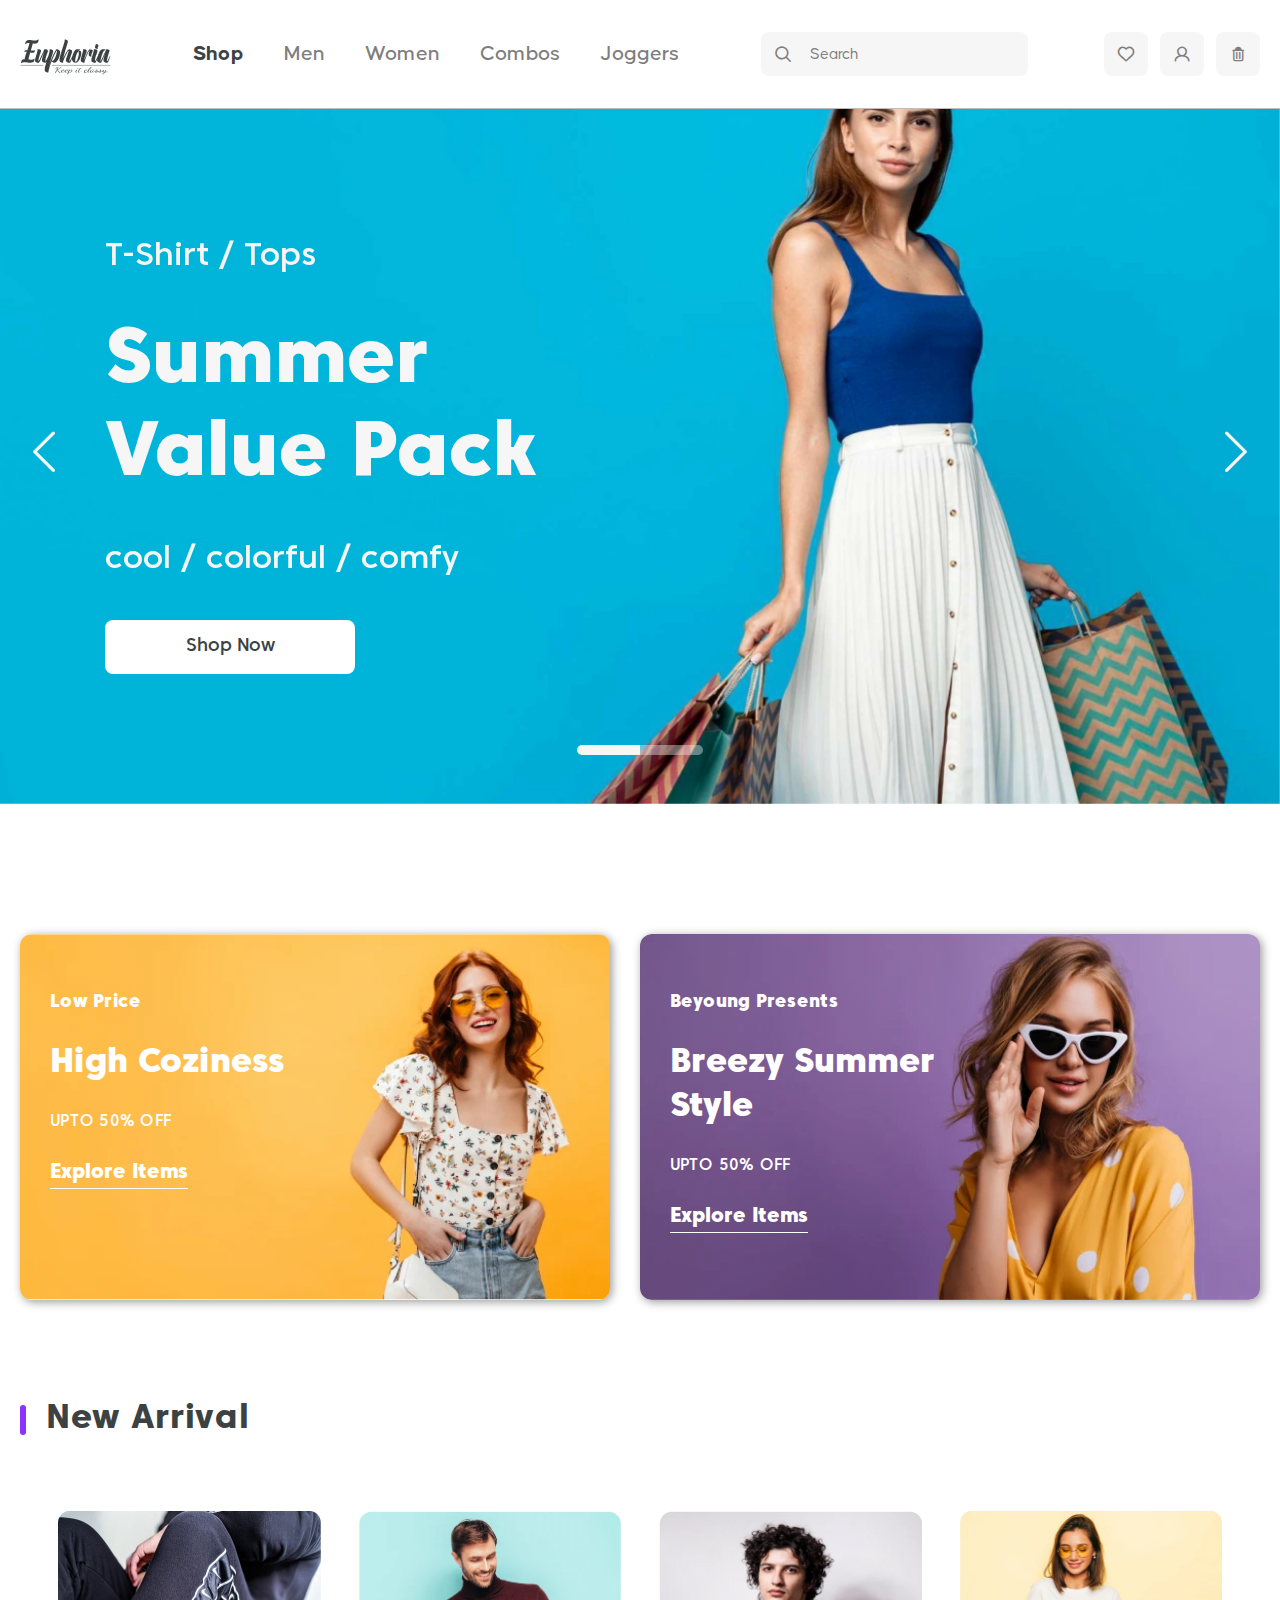
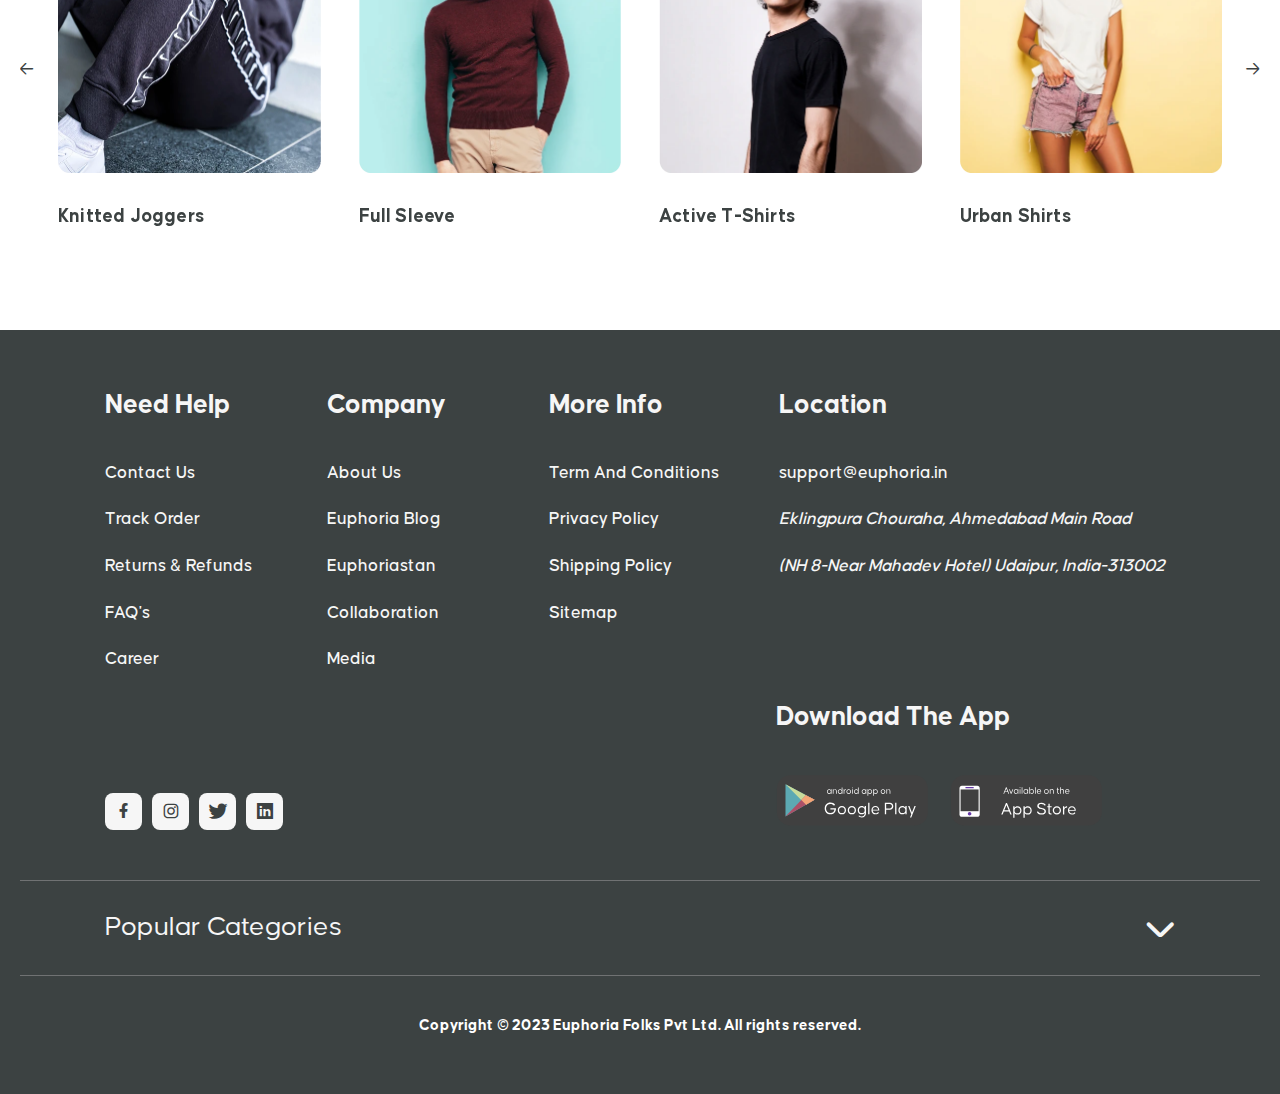
<file: Euphoria_shop/index.html>
<!DOCTYPE html>
<html lang="en">
<head>
  <meta charset="UTF-8">
  <meta name="viewport" content="width=device-width, initial-scale=1.0">
  <link rel="stylesheet" href="https://cdn.jsdelivr.net/npm/swiper@11/swiper-bundle.min.css">
  <link rel="stylesheet" href="css/style.css">
  <title>Euphoria</title>
</head>
<body>
  <div class="wrapper">
    <header class="header">
      <div class="header__container">
        <img src="img/header/logo.svg" alt="logo Euphoria" class="header__logo logo">
        <div class="header__menu menu">
          <nav class="menu__body">
            <ul class="menu__list">
              <li class="menu__item">
                <a href="#" class="menu__link menu__link--active">Shop</a>
              </li>
              <li class="menu__item">
                <a href="#" class="menu__link">Men</a>
              </li>
              <li class="menu__item">
                <a href="#" class="menu__link">Women</a>
              </li>
              <li class="menu__item">
                <a href="#" class="menu__link">Combos</a>
              </li>
              <li class="menu__item">
                <a href="#" class="menu__link">Joggers</a>
              </li>
            </ul>
          </nav>
        </div>
        <form action="#" class="header__search search-form">
          <input type="text" class="search-form__input" placeholder="Search">
          <button class="search-form__icon _icon-search"></button>
        </form>
        <div class="header__actions actions">
          <a href="#" class="actions__item _icon-heart"></a>
          <a href="#" class="actions__item _icon-person"></a>
          <a href="#" class="actions__item _icon-cart"></a>
        </div>
        <button class="header__burger burger">
          <span></span>
        </button>
      </div>
    </header>
      <main class="home">
        <section class="hero swiper">
          <div class="hero__wrapper swiper-wrapper">
            <div class="hero__slide slide-hero swiper-slide">
              <div class="slide-hero__container">
                <div class="slide-hero__body">
                  <div data-swiper-parallax="-80%" class="slide-hero__label">T-shirt / Tops</div>
                  <h2 data-swiper-parallax="-100%" class="slide-hero__title">Summer <br> Value Pack</h2>
                  <div data-swiper-parallax="-60%" class="slide-hero__label slide-hero__label--lowercase">cool / colorful / comfy</div>
                  <a data-swiper-parallax="-100%" href="#" class="slide-hero__button button button--white">Shop Now</a>
                </div>
              </div>
              <img src="img/slider/01.webp" alt="first image" class="slide-hero__image slide-hero__image--top-right">
            </div>
            <div class="hero__slide slide-hero swiper-slide">
              <div class="slide-hero__container">
                <div class="slide-hero__body">
                  <div data-swiper-parallax="-80%" class="slide-hero__label">T-shirt 2 / Tops 2</div>
                  <h2 data-swiper-parallax="-100%" class="slide-hero__title">Summer <br> Value Pack</h2>
                  <div data-swiper-parallax="-60%" class="slide-hero__label slide-hero__label--lowercase">cool / colorful / comfy</div>
                  <a data-swiper-parallax="-100%" href="#" class="slide-hero__button button button--white">Shop Now</a>
                </div>
              </div>
              <img src="img/slider/01.webp" alt="second image" class="slide-hero__image slide-hero__image--top-right">
            </div>
          </div>
          <!-- If we need pagination -->
          <div class="hero__pagination"></div>
          <!-- If we need navigation buttons -->
          <button class="hero__arrow hero__arrow--prev _icon-sl-left"></button>
          <button class="hero__arrow hero__arrow--next _icon-sl-right"></button>
        </section>
        <div class="home__section home__section--padding-top deals">
          <div class="deals__container">
            <article class="deals__card">
              <div class="deals__content">
                <h4 class="deals__label">Low Price</h4>
                <h3 class="deals__title">High Coziness</h3>
                <div class="deals__sale">UPTO 50% OFF</div>
                <a href="#" class="deals__link">Explore Items</a>
              </div>
              <img src="img/deals/01.webp" alt="Women" class="deals__image">
            </article>
            <article class="deals__card">
              <div class="deals__content">
                <h4 class="deals__label">Beyoung Presents</h4>
                <h3 class="deals__title">Breezy Summer <br> Style</h3>
                <div class="deals__sale">UPTO 50% OFF</div>
                <a href="#" class="deals__link">Explore Items</a>
              </div>
              <img src="img/deals/02.webp" alt="Women" class="deals__image">
            </article>
          </div>
        </div>
        <section class="home__section new">
          <div class="new__container">
            <h2 class="title title--home">New Arrival</h2>
            <div class="new__slider swiper">
              <!-- Additional required wrapper -->
              <div class="new__wrapper swiper-wrapper">
                <!-- Slides -->
                <div class="slider-new__slide swiper-slide">
                  <article class="new__item item-new">
                    <a href="#" class="item-new__link">
                      <img src="img/new/1.webp" alt="joggers" class="item-new__image">
                      <h3 class="item-new__subtitle">Knitted Joggers</h3>
                    </a>
                  </article>
                </div>
                <div class="slider-new__slide swiper-slide">
                  <article class="new__item item-new">
                    <a href="#" class="item-new__link">
                      <img src="img/new/2.webp" alt="Full Sleeve" class="item-new__image">
                      <h3 class="item-new__subtitle">Full Sleeve</h3>
                    </a>
                  </article>
                </div>
                <div class="slider-new__slide swiper-slide">
                  <article class="new__item item-new">
                    <a href="#" class="item-new__link">
                      <img src="img/new/3.webp" alt="T-Shirts" class="item-new__image">
                      <h3 class="item-new__subtitle">Active T-Shirts</h3>
                    </a>
                  </article>
                </div>
                <div class="slider-new__slide swiper-slide">
                  <article class="new__item item-new">
                    <a href="#" class="item-new__link">
                      <img src="img/new/4.webp" alt="Urban Shirts" class="item-new__image">
                      <h3 class="item-new__subtitle">Urban Shirts</h3>
                    </a>
                  </article>
                </div>
                <div class="slider-new__slide swiper-slide">
                  <article class="new__item item-new">
                    <a href="#" class="item-new__link">
                      <img src="img/new/1.webp" alt="urban shirts" class="item-new__image">
                      <h3 class="item-new__subtitle">Urban Shirts</h3>
                    </a>
                  </article>
                </div>
                <div class="slider-new__slide swiper-slide">
                  <article class="new__item item-new">
                    <a href="#" class="item-new__link">
                      <img src="img/new/2.webp" alt="full Sleeve" class="item-new__image">
                      <h3 class="item-new__subtitle">Full Sleeve</h3>
                    </a>
                  </article>
                </div>
              </div>
              <!-- If we need navigation buttons -->
              <button class="new__arrow new__arrow--prev _icon-new-sl-left"></button>
              <button class="new__arrow new__arrow--next _icon-new-sl-right"></button>
            </div>
          </div>
        </section>
      </main>
    <footer class="footer">
      <div class="footer__container">
        <div class="footer__menu-block">
          <article class="footer__menu">
            <h4 class="footer__subtitle">Need Help</h4>
            <ul class="footer__list">
              <li class="footer__item">
                <a href="#" class="footer__link">Contact Us</a>
              </li>
              <li class="footer__item">
                <a href="#" class="footer__link">Track Order</a>
              </li>
              <li class="footer__item">
                <a href="#" class="footer__link">Returns &AMP; Refunds</a>
              </li>
              <li class="footer__item">
                <a href="#" class="footer__link">FAQ's</a>
              </li>
              <li class="footer__item">
                <a href="#" class="footer__link">Career</a>
              </li>
            </ul>
          </article>
          <article class="footer__menu">
            <h3 class="footer__subtitle">Company</h3>
            <ul class="footer__list">
              <li class="footer__item">
                <a href="#" class="footer__link">About Us</a>
              </li>
              <li class="footer__item">
                <a href="#" class="footer__link">Euphoria Blog</a>
              </li >
              <li class="footer__item">
                <a href="#" class="footer__link">Euphoriastan</a>
              </li>
              <li class="footer__item">
                <a href="#" class="footer__link">Collaboration</a>
              </li>
              <li class="footer__item">
                <a href="#" class="footer__link">Media</a>
              </li>
            </ul>
          </article>
          <article class="footer__menu">
            <h4 class="footer__subtitle">More Info</h4>
            <ul class="footer__list">
              <li class="footer__item">
                <a href="#" class="footer__link">Term and Conditions</a>
              </li>
              <li class="footer__item">
                <a href="#" class="footer__link">Privacy Policy</a>
              </li>
              <li class="footer__item">
                <a href="#" class="footer__link">Shipping Policy</a>
              </li>
              <li class="footer__item">
                <a href="#" class="footer__link">Sitemap</a>
              </li>
            </ul>
          </article>
          <article class="footer__menu">
            <h4 class="footer__subtitle">Location</h4>
            <ul class="footer__list">
              <li class="footer__item">
                <a href="mailto:support@euphoria.in" class="footer__link footer__link--mail">support@euphoria.in</a>
              </li>
              <li class="footer__item">
                <address class="footer__adress">
                  Eklingpura Chouraha, Ahmedabad Main Road
                </address>
              </li>
              <li class="footer__item">
                <address class="footer__adress">
                  (NH 8-Near Mahadev Hotel) Udaipur, India-313002
                </address>
              </li>
            </ul>
          </article>
        </div>
        <div class="footer__body">
          <div class="footer__social social">
            <ul class="social__list">
              <li class="social__item">
                <a href="#" target="_blank" class="social__link _icon-sc-facebook"></a>
              </li>
              <li class="social__item">
                <a href="#" target="_blank" class="social__link _icon-sc-instagram"></a>
              </li>
              <li class="social__item">
                <a href="#" target="_blank" class="social__link _icon-sc-twitter"></a>
              </li>
              <li class="social__item">
                <a href="#" target="_blank" class="social__link _icon-sc-linkedin"></a>
              </li>
            </ul>
          </div>
          <div class="footer__apps">
            <h5 class="footer__subtitle">Download The App</h5>
            <div class="apps">
              <a href="#" target="_blank" class="apps__link">
                <svg class="apps__item">
                  <use xlink:href="img/footer/sprite.svg#play_market"></use>
                </svg>
              </a>
              <a href="#" target="_blank" class="apps__link">
                <svg class="apps__item">
                  <use xlink:href="img/footer/sprite.svg#app_store"></use>
                </svg>
              </a>
            </div>
          </div>
        </div>
        <div class="footer__categories" aria-role="details">
          <div data-spoiler class="footer__subtitle summary" aria-role="summary">
            <button class="summary__btn _icon-ch-down">Popular Categories</button>
          </div>
          <ul class="footer__list">
            <li class="footer__item">
              <a href="#" class="footer__link">Categories For Women</a>
            </li>
            <li class="footer__item">
              <a href="#" class="footer__link">Categories For Men</a>
            </li>
            <li class="footer__item">
              <a href="#" class="footer__link">New Arrival</a>
            </li>
          </ul>
        </div>
        <div class="footer__copyright">
          Copyright © 2023 Euphoria Folks Pvt Ltd. All rights reserved.
        </div>
      </div>
    </footer>
  </div>
  <script src="https://cdn.jsdelivr.net/npm/swiper@11/swiper-bundle.min.js"></script>
  <script src="js/script.js"></script>
</body>
</html>
</file>
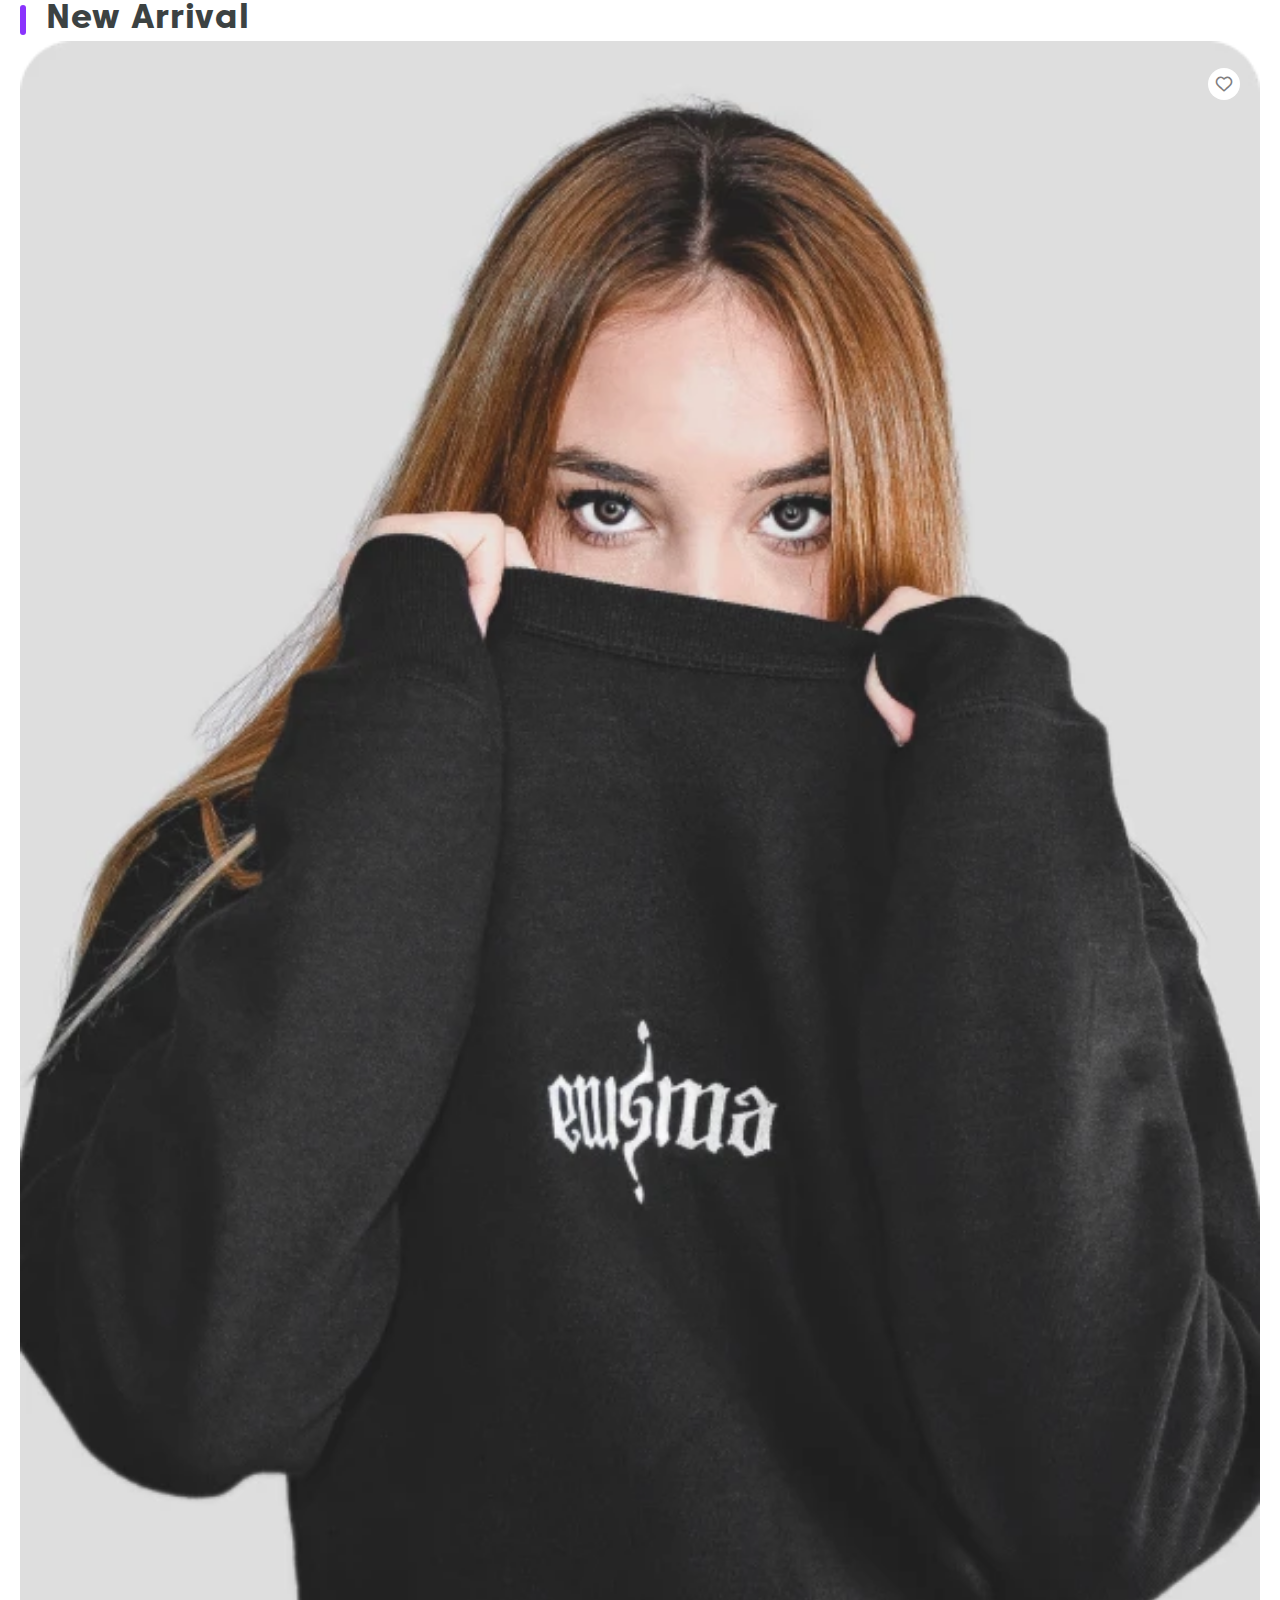
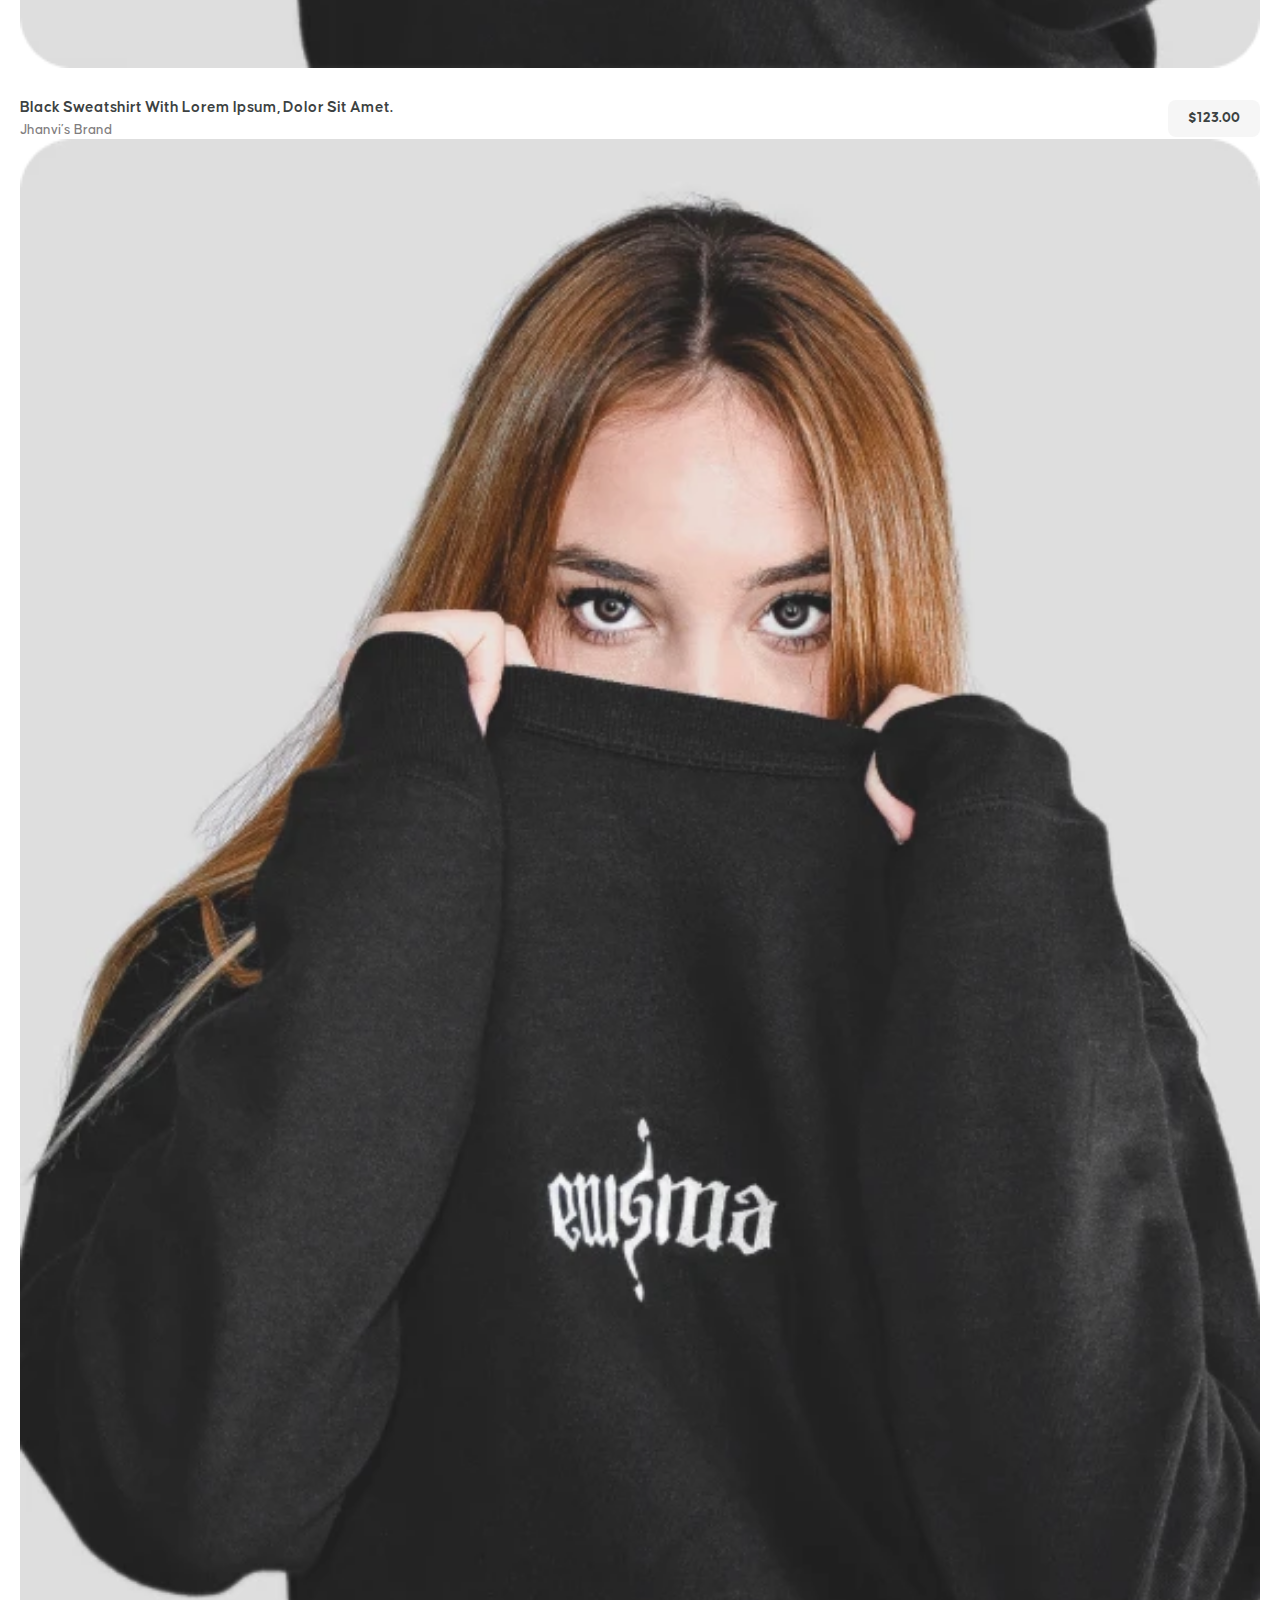
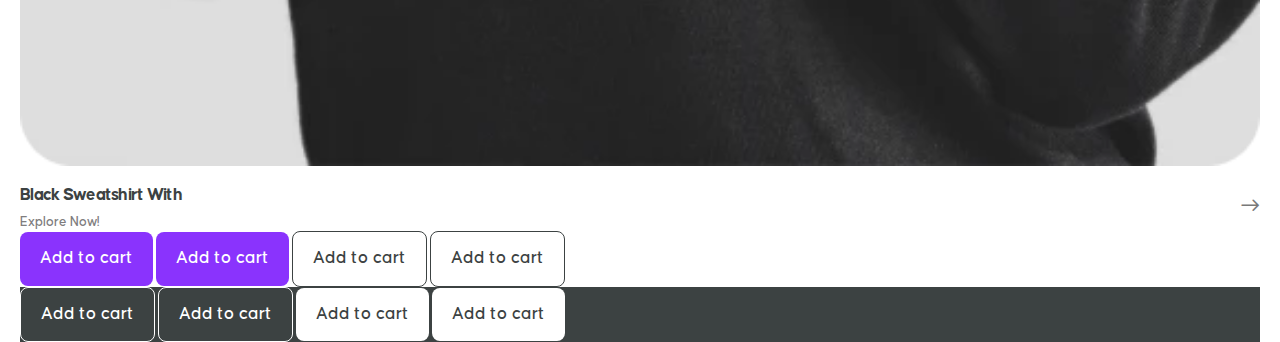
<file: Euphoria_shop/_components.html>
<!DOCTYPE html>
<html lang="en">
<head>
  <meta charset="UTF-8">
  <meta name="viewport" content="width=device-width, initial-scale=1.0">
  <link rel="stylesheet" href="css/style.css">
  <title>Document</title>
</head>
<body>
  <div class="wrapper">
    <section class="main">
      <div class="main__container">
        <!-- Title -->
        <h2 class="main__title title">New Arrival</h2>
        <!-- Goods preview -->
        <article class="item-product">
          <a href="" class="item-product__favorite _icon-heart"></a>
          <a href="#" target="_blank" class="item-product__link">
            <img src="img/limelight/01.webp" alt="Woman in black sweater" class="item-product__img-link">
          </a>
          <div class="item-product__body">
            <h4 class="item-product__title">
              <a href="#" target="_blank" class="item-product__title-link">Black Sweatshirt with Lorem ipsum, dolor sit
                amet.</a>
            </h4>
            <div class="item-product__label">Jhanvi’s Brand</div>
            <div class="item-product__price">$123.00</div>
          </div>
        </article>
        <article class="item-product item-product--category">
          <a href="#" target="_blank" class="item-product__link">
            <img src="img/limelight/01.webp" alt="Woman in black sweater" class="item-product__img-link">
          </a>
          <div class="item-product__body">
            <h4 class="item-product__title">
              <a href="#" target="_blank" class="item-product__title-link">Black Sweatshirt with</a>
            </h4>
            <div class="item-product__label">Explore Now!</div>
            <a href="#" target="_blank" class="item-product__arrow _icon-ar-right"></a>
          </div>
        </article>
        <!-- Buttons -->
        <button class="button">Add to cart</button>
        <a href="#" class="button">Add to cart</a>
        <button class="button button--border">Add to cart</button>
        <a href="#" class="button button--border">Add to cart</a>
        <!-- buttons only for test -->
        <div class="buttons">
          <button class="button button--border-white">Add to cart</button>
          <a href="#" class="button button--border-white">Add to cart</a>
          <button class="button button--white">Add to cart</button>
          <a href="#" class="button button--white">Add to cart</a>
        </div>
      </div>
    </section>
  </div>

</body>
</html>
</file>
<file: Euphoria_shop/css/style.css>
@font-face {
  font-family: "Causten";
  src: url("../fonts/Causten-Light.woff2") format("woff2"), url("../fonts/Causten-Light.woff") format("woff");
  font-display: swap;
  font-weight: 300;
  font-style: normal;
}
@font-face {
  font-family: "Causten";
  src: url("../fonts/Causten-Regular.woff2") format("woff2"), url("../fonts/Causten-Regular.woff") format("woff");
  font-display: swap;
  font-weight: 400;
  font-style: normal;
}
@font-face {
  font-family: "Causten";
  src: url("../fonts/Causten-Medium.woff2") format("woff2"), url("../fonts/Causten-Medium.woff") format("woff");
  font-display: swap;
  font-weight: 500;
  font-style: normal;
}
@font-face {
  font-family: "Causten";
  src: url("../fonts/Causten-SemiBold.woff2") format("woff2"), url("../fonts/Causten-SemiBold.woff") format("woff");
  font-display: swap;
  font-weight: 600;
  font-style: normal;
}
@font-face {
  font-family: "Causten";
  src: url("../fonts/Causten-Bold.woff2") format("woff2"), url("../fonts/Causten-Bold.woff") format("woff");
  font-display: swap;
  font-weight: 700;
  font-style: normal;
}
@font-face {
  font-family: "Core Sans";
  src: url("../fonts/CoreSansC-45Regular.woff2") format("woff2"), url("../fonts/CoreSansC-45Regular.woff") format("woff");
  font-display: swap;
  font-weight: 400;
  font-style: normal;
}
@font-face {
  font-family: "Core Sans";
  src: url("../fonts//CoreSansC-55Medium.woff2") format("woff2"), url("../fonts/CoreSansC-55Medium.woff") format("woff");
  font-display: swap;
  font-weight: 500;
  font-style: normal;
}
@font-face {
  font-family: "Core Sans";
  src: url("../fonts/CoreSansC-75ExtraBold.woff2") format("woff2"), url("../fonts/CoreSansC-75ExtraBold.woff") format("woff");
  font-display: swap;
  font-weight: 700;
  font-style: normal;
}
@font-face {
  font-family: "Core Sans";
  src: url("../fonts/CoreSansC-85Heavy.woff2") format("woff2"), url("../fonts/CoreSansC-85Heavy.woff") format("woff");
  font-display: swap;
  font-weight: 800;
  font-style: normal;
}
@font-face {
  font-family: "icons";
  src: url("../fonts/icons.woff") format("woff"), url("../fonts/icons.woff2") format("woff2");
  font-weight: normal;
  font-style: normal;
  font-display: swap;
}
[class*=_icon-]::before {
  display: inline-block;
  /* use !important to prevent issues with browser extensions that change fonts */
  font-family: "icons";
  font-style: normal;
  font-weight: normal;
  font-variant: normal;
  line-height: 1;
  /* Better Font Rendering =========== */
  -webkit-font-smoothing: antialiased;
  -moz-osx-font-smoothing: grayscale;
}

._icon-lock:before {
  content: "\e900";
}

._icon-Plain_t_shirt:before {
  content: "\e901";
}

._icon-ar-down:before {
  content: "\e902";
}

._icon-ar-right:before {
  content: "\e903";
}

._icon-bags:before {
  content: "\e904";
}

._icon-cart:before {
  content: "\e905";
}

._icon-ch-down:before {
  content: "\e906";
}

._icon-check-empty:before {
  content: "\e907";
}

._icon-check-filled:before {
  content: "\e908";
}

._icon-check-green:before {
  content: "\e909";
}

._icon-ch-right:before {
  content: "\e90a";
}

._icon-ch-up:before {
  content: "\e90b";
}

._icon-credit-card:before {
  content: "\e90c";
}

._icon-cross:before {
  content: "\e90d";
}

._icon-exit:before {
  content: "\e90e";
}

._icon-eye:before {
  content: "\e90f";
}

._icon-eye-dark:before {
  content: "\e910";
}

._icon-eye-light:before {
  content: "\e911";
}

._icon-heart:before {
  content: "\e912";
}

._icon-icon:before {
  content: "\e913";
}

._icon-message:before {
  content: "\e914";
}

._icon-new-sl-left:before {
  content: "\e915";
}

._icon-new-sl-right:before {
  content: "\e916";
}

._icon-person:before {
  content: "\e917";
}

._icon-play:before {
  content: "\e918";
}

._icon-Polygon:before {
  content: "\e919";
}

._icon-radio:before {
  content: "\e91a";
}

._icon-radio-checked:before {
  content: "\e91b";
}

._icon-sc-facebook:before {
  content: "\e91c";
}

._icon-sc-instagram:before {
  content: "\e91d";
}

._icon-sc-linkedin:before {
  content: "\e91e";
}

._icon-sc-twitter:before {
  content: "\e91f";
}

._icon-search:before {
  content: "\e920";
}

._icon-shoppings:before {
  content: "\e922";
}

._icon-sl-left:before {
  content: "\e923";
}

._icon-sl-right:before {
  content: "\e924";
}

._icon-star_empty:before {
  content: "\e925";
}

._icon-star-filled:before {
  content: "\e926";
}

._icon-star-half-filled:before {
  content: "\e927";
}

._icon-truck:before {
  content: "\e928";
}

*,
*::after,
*::before {
  margin: 0;
  padding: 0;
  border: 0;
  -webkit-box-sizing: border-box;
          box-sizing: border-box;
}

*::after,
*::before {
  display: inline-block;
}

li {
  list-style: none;
}

a {
  display: inline-block;
  text-decoration: none;
  color: inherit;
}

h1,
h2,
h3,
h4,
h5,
h6 {
  font-weight: inherit;
  font-size: inherit;
}

img {
  vertical-align: top;
}

body,
html {
  line-height: 1;
  height: 100%;
}

/* FORM */
input,
button,
textarea {
  font-family: inherit;
  font-size: inherit;
  line-height: inherit;
  color: inherit;
  background-color: transparent;
}

input,
textarea {
  width: 100%;
}

button,
select,
option {
  cursor: pointer;
}

input[type=text],
input[type=email],
input[type=tel],
textarea {
  -webkit-appearance: none;
  -moz-appearance: none;
  appearance: none;
}

.deals__content, .hero, .title {
  font-family: "Core Sans", sans-serif;
}

.social__link, .hero__pagination.swiper-pagination-bullets.swiper-pagination-horizontal, .actions__item, .search-form__icon, .menu__list, .item-product__arrow, .item-product__favorite {
  display: -webkit-box;
  display: -ms-flexbox;
  display: flex;
  -webkit-box-align: center;
      -ms-flex-align: center;
          align-items: center;
  -webkit-box-pack: center;
      -ms-flex-pack: center;
          justify-content: center;
}

.title {
  display: -webkit-box;
  display: -ms-flexbox;
  display: flex;
  -webkit-box-align: start;
      -ms-flex-align: start;
          align-items: flex-start;
  color: #3C4242;
  font-weight: 600;
  line-height: 1.2;
  letter-spacing: 0.0425rem;
  gap: 0.5882352941em;
}
@media (min-width: 79.375em) {
  .title {
    font-size: 2.125rem;
  }
}
@media (min-width: 20em) and (max-width: 79.375em) {
  @supports (font-size: clamp( 1.625rem , 1.4565789474rem  +  0.8421052632vw , 2.125rem )) {
    .title {
      font-size: clamp( 1.625rem , 1.4565789474rem  +  0.8421052632vw , 2.125rem );
    }
  }
  @supports not (font-size: clamp( 1.625rem , 1.4565789474rem  +  0.8421052632vw , 2.125rem )) {
    .title {
      font-size: calc(
				1.625rem + 0.5 * (100vw - 20rem) / 59.375
			);
    }
  }
}
@media (max-width: 20em) {
  .title {
    font-size: 1.625rem;
  }
}
.title::before {
  content: "";
  -webkit-box-flex: 0;
      -ms-flex: 0 0 0.375rem;
          flex: 0 0 0.375rem;
  width: 0.375rem;
  height: 0.8823529412em;
  margin-top: 0.1470588235em;
  border-radius: 0.625rem;
  background: #8A33FD;
}

.item-product {
  position: relative;
  display: grid;
  gap: 1.875rem;
}
.item-product--category {
  gap: 0.9375rem;
}
.item-product__favorite {
  position: absolute;
  top: 1.6875rem;
  right: 1.25rem;
  width: 2rem;
  height: 2rem;
  background-color: #FFFFFF;
  border-radius: 50%;
  -webkit-transition: all 0.3s ease;
  -o-transition: all 0.3s ease;
  transition: all 0.3s ease;
  z-index: 1;
}
@media (any-hover: hover) {
  .item-product__favorite:hover {
    color: red;
  }
}
.item-product__link {
  display: block;
  border-radius: 0.75rem;
  -webkit-transition: all 0.3s ease;
  -o-transition: all 0.3s ease;
  transition: all 0.3s ease;
}
@media (any-hover: hover) {
  .item-product__link:hover {
    -webkit-transform: scale(1.01);
        -ms-transform: scale(1.01);
            transform: scale(1.01);
  }
}
.item-product__img-link {
  width: 100%;
  height: 100%;
  aspect-ratio: 282 / 370;
  -o-object-fit: cover;
     object-fit: cover;
  -o-object-position: center;
     object-position: center;
  border-radius: 0.75rem;
}
.item-product__img-link .item-product__img-link {
  width: 100%;
  height: 100%;
  aspect-ratio: 270 / 393;
  -o-object-fit: cover;
     object-fit: cover;
  -o-object-position: center;
     object-position: center;
}
.item-product__body {
  display: grid;
  grid-template-columns: 1fr auto;
  row-gap: 0.3125rem;
  -webkit-column-gap: 2.1875rem;
     -moz-column-gap: 2.1875rem;
          column-gap: 2.1875rem;
}
.item-product__title {
  min-width: 0;
  color: #3C4242;
  font-weight: 600;
  line-height: 1.2;
  text-transform: capitalize;
  -webkit-transition: all 0.3s ease;
  -o-transition: all 0.3s ease;
  transition: all 0.3s ease;
}
@media (any-hover: hover) {
  .item-product__title:hover {
    color: #8A33FD;
    text-decoration: underline;
  }
}
.item-product--category .item-product__title {
  font-weight: 700;
  line-height: 1.6;
  letter-spacing: -0.0446875rem;
  font-size: 1.125rem;
}
.item-product__title-link {
  display: block;
  -o-text-overflow: ellipsis;
     text-overflow: ellipsis;
  white-space: nowrap;
  overflow: hidden;
}
.item-product__label {
  grid-row: 2/3;
  color: #807D7E;
  font-size: 0.875rem;
  font-weight: 500;
  line-height: 1.2;
  text-transform: capitalize;
}
.item-product__price, .item-product__arrow {
  grid-row: span 2;
}
.item-product__price {
  grid-row: 1/3;
  align-self: center;
  padding: 0.625rem 1.25rem;
  color: #3C4242;
  font-size: 0.875rem;
  font-weight: 700;
  line-height: 1.2;
  border-radius: 0.5rem;
  background: #F6F6F6;
}
.item-product__arrow {
  color: #797979;
  -webkit-transition: all 0.3s ease;
  -o-transition: all 0.3s ease;
  transition: all 0.3s ease;
}
.item-product__arrow::before {
  font-size: 0.8125rem;
}
@media (any-hover: hover) {
  .item-product__arrow:hover {
    color: #8A33FD;
  }
}

.button {
  padding: 1rem 1.25rem;
  border-radius: 0.5rem;
  background: #8A33FD;
  color: #FFFFFF;
  text-align: center;
  font-size: 1.125rem;
  font-weight: 500;
  line-height: 1.2;
  -webkit-transition: all 0.3s ease;
  -o-transition: all 0.3s ease;
  transition: all 0.3s ease;
}
@media (any-hover: hover) {
  .button:hover {
    background: #6620C1;
    -webkit-box-shadow: 0 0.1875rem 0.25rem 0 rgba(0, 0, 0, 0.1);
            box-shadow: 0 0.1875rem 0.25rem 0 rgba(0, 0, 0, 0.1);
  }
}
.button:focus {
  background: #6620C1;
  outline: 2px solid #6620C1;
}
.button:disabled {
  background: #EAEAEA;
  cursor: default;
}
.button--border {
  border: 0.0625rem solid #3C4242;
  background: transparent;
  color: #3C4242;
}
@media (any-hover: hover) {
  .button--border:hover {
    background: rgba(102, 32, 193, 0.03);
    -webkit-box-shadow: none;
            box-shadow: none;
  }
}
.button--border:focus {
  border: 0.0625rem solid #8A33FD;
  outline: 0.0625rem solid #8A33FD;
  background: rgba(102, 32, 193, 0.03);
}
.button--border:disabled {
  background: #EAEAEA;
  border: 0;
  cursor: default;
}
.button--border-white {
  border: 0.0625rem solid #FFFFFF;
  background: transparent;
}
@media (any-hover: hover) {
  .button--border-white:hover {
    background: transparent;
    border: 0.0625rem solid #8A33FD;
    outline: 0.0625rem solid #8A33FD;
    -webkit-box-shadow: none;
            box-shadow: none;
  }
}
.button--border-white:focus {
  border: 0.0625rem solid #8A33FD;
  outline: 0.0625rem solid #8A33FD;
  background: transparent;
}
.button--border-white:disabled {
  color: #3C4242;
  background: #EAEAEA;
  border: 0;
  outline: 0;
  cursor: default;
}
.button--white {
  background-color: #FFFFFF;
  color: #3C4242;
}
@media (any-hover: hover) {
  .button--white:hover {
    color: #FFFFFF;
  }
}

.buttons {
  background: #3C4242;
}

.header {
  position: sticky;
  top: 0;
  left: 0;
  width: 100%;
  border-bottom: 0.0625rem solid #bebcbd;
  background-color: #FFFFFF;
  z-index: 50;
}
.header__container {
  display: -webkit-box;
  display: -ms-flexbox;
  display: flex;
  -webkit-box-pack: justify;
      -ms-flex-pack: justify;
          justify-content: space-between;
  -webkit-box-align: center;
      -ms-flex-align: center;
          align-items: center;
  padding: 0.625rem 0rem;
}
@media (min-width: 79.375em) {
  .header__container {
    min-height: 6.75rem;
  }
}
@media (min-width: 20em) and (max-width: 79.375em) {
  @supports (min-height: clamp( 4.0625rem , 3.1572368421rem  +  4.5263157895vw , 6.75rem )) {
    .header__container {
      min-height: clamp( 4.0625rem , 3.1572368421rem  +  4.5263157895vw , 6.75rem );
    }
  }
  @supports not (min-height: clamp( 4.0625rem , 3.1572368421rem  +  4.5263157895vw , 6.75rem )) {
    .header__container {
      min-height: calc(
				4.0625rem + 2.6875 * (100vw - 20rem) / 59.375
			);
    }
  }
}
@media (max-width: 20em) {
  .header__container {
    min-height: 4.0625rem;
  }
}
@media (min-width: 79.375em) {
  .header__container {
    -webkit-column-gap: 4.75rem;
       -moz-column-gap: 4.75rem;
            column-gap: 4.75rem;
  }
}
@media (min-width: 61.99875em) and (max-width: 79.375em) {
  @supports ((-moz-column-gap: clamp( 0.75rem , -13.5220667578rem  +  23.019926624vw , 4.75rem )) or (column-gap: clamp( 0.75rem , -13.5220667578rem  +  23.019926624vw , 4.75rem ))) {
    .header__container {
      -webkit-column-gap: clamp( 0.75rem , -13.5220667578rem  +  23.019926624vw , 4.75rem );
         -moz-column-gap: clamp( 0.75rem , -13.5220667578rem  +  23.019926624vw , 4.75rem );
              column-gap: clamp( 0.75rem , -13.5220667578rem  +  23.019926624vw , 4.75rem );
    }
  }
  @supports not ((-moz-column-gap: clamp( 0.75rem , -13.5220667578rem  +  23.019926624vw , 4.75rem )) or (column-gap: clamp( 0.75rem , -13.5220667578rem  +  23.019926624vw , 4.75rem ))) {
    .header__container {
      -webkit-column-gap: calc(
				0.75rem + 4 * (100vw - 61.99875rem) / 17.37625
			);
         -moz-column-gap: calc(
				0.75rem + 4 * (100vw - 61.99875rem) / 17.37625
			);
              column-gap: calc(
				0.75rem + 4 * (100vw - 61.99875rem) / 17.37625
			);
    }
  }
}
@media (max-width: 61.99875em) {
  .header__container {
    -webkit-column-gap: 0.75rem;
       -moz-column-gap: 0.75rem;
            column-gap: 0.75rem;
  }
}
.header__logo {
  position: relative;
  z-index: 4;
}
@media (max-width: 52.49875em) {
  .header__menu {
    position: fixed;
    width: 100%;
    height: 100vh;
    top: 0;
    left: -100%;
    padding: 0rem 0.9375rem 6.5625rem 0.9375rem;
    overflow: auto;
    background-color: #FFFFFF;
    z-index: 2;
    -webkit-transition: all 0.3s ease;
    -o-transition: all 0.3s ease;
    transition: all 0.3s ease;
  }
}
@media (max-width: 52.49875em) and (min-width: 20em) and (max-width: 52.49875em) {
  @supports (padding-top: clamp( 5.9375rem , 4.2835902342rem  +  8.2695488288vw , 8.625rem )) {
    .header__menu {
      padding-top: clamp( 5.9375rem , 4.2835902342rem  +  8.2695488288vw , 8.625rem );
    }
  }
  @supports not (padding-top: clamp( 5.9375rem , 4.2835902342rem  +  8.2695488288vw , 8.625rem )) {
    .header__menu {
      padding-top: calc(
				5.9375rem + 2.6875 * (100vw - 20rem) / 32.49875
			);
    }
  }
}
@media (max-width: 52.49875em) and (max-width: 20em) {
  .header__menu {
    padding-top: 5.9375rem;
  }
}
@media (max-width: 52.49875em) {
  .header__menu::before {
    content: "";
    position: fixed;
    top: 0;
    left: -100%;
    width: 100%;
    background-color: #FFFFFF;
    border-bottom: 0.0625rem solid #bebcbd;
    z-index: 3;
    -webkit-transition: all 0.3s ease;
    -o-transition: all 0.3s ease;
    transition: all 0.3s ease;
  }
}
@media (max-width: 52.49875em) and (min-width: 79.375em) {
  .header__menu::before {
    height: 6.8125rem;
  }
}
@media (max-width: 52.49875em) and (min-width: 20em) and (max-width: 79.375em) {
  @supports (height: clamp( 4.125rem , 3.2197368421rem  +  4.5263157895vw , 6.8125rem )) {
    .header__menu::before {
      height: clamp( 4.125rem , 3.2197368421rem  +  4.5263157895vw , 6.8125rem );
    }
  }
  @supports not (height: clamp( 4.125rem , 3.2197368421rem  +  4.5263157895vw , 6.8125rem )) {
    .header__menu::before {
      height: calc(
				4.125rem + 2.6875 * (100vw - 20rem) / 59.375
			);
    }
  }
}
@media (max-width: 52.49875em) and (max-width: 20em) {
  .header__menu::before {
    height: 4.125rem;
  }
}
@media (max-width: 52.49875em) {
  .menu-open .header__menu {
    left: 0;
  }
  .menu-open .header__menu::before {
    left: 0;
  }
}
.header__search {
  position: relative;
  -webkit-box-flex: 0;
      -ms-flex: 0 0 21.532258%;
          flex: 0 0 21.532258%; /* 267/1240 */
  z-index: 4;
}
@media (max-width: 52.49875em) {
  .header__search {
    -webkit-box-flex: 1;
        -ms-flex-positive: 1;
            flex-grow: 1;
  }
}
.header__actions {
  position: relative;
  z-index: 4;
}
@media (max-width: 33.75em) {
  .header__actions {
    position: fixed;
    left: 0;
    bottom: 0;
    width: 100%;
    padding: 0.9375rem;
    background-color: #fff;
    border-top: 0.0625rem solid #bebcbd;
  }
}
.header__burger {
  position: relative;
  z-index: 4;
}

.logo {
  height: 2.8125rem;
}
@media (min-width: 79.375em) {
  .logo {
    width: 5.6875rem;
  }
}
@media (min-width: 61.99875em) and (max-width: 79.375em) {
  @supports (width: clamp( 4.4375rem , -0.0225208618rem  +  7.19372707vw , 5.6875rem )) {
    .logo {
      width: clamp( 4.4375rem , -0.0225208618rem  +  7.19372707vw , 5.6875rem );
    }
  }
  @supports not (width: clamp( 4.4375rem , -0.0225208618rem  +  7.19372707vw , 5.6875rem )) {
    .logo {
      width: calc(
				4.4375rem + 1.25 * (100vw - 61.99875rem) / 17.37625
			);
    }
  }
}
@media (max-width: 61.99875em) {
  .logo {
    width: 4.4375rem;
  }
}

.menu {
  -webkit-box-flex: 1;
      -ms-flex-positive: 1;
          flex-grow: 1;
}
.menu__list {
  -ms-flex-wrap: wrap;
      flex-wrap: wrap;
  row-gap: 0.25rem;
}
@media (min-width: 79.375em) {
  .menu__list {
    -webkit-column-gap: 2.5rem;
       -moz-column-gap: 2.5rem;
            column-gap: 2.5rem;
  }
}
@media (min-width: 52.49875em) and (max-width: 79.375em) {
  @supports ((-moz-column-gap: clamp( 0.625rem , -3.037533138rem  +  6.9764197014vw , 2.5rem )) or (column-gap: clamp( 0.625rem , -3.037533138rem  +  6.9764197014vw , 2.5rem ))) {
    .menu__list {
      -webkit-column-gap: clamp( 0.625rem , -3.037533138rem  +  6.9764197014vw , 2.5rem );
         -moz-column-gap: clamp( 0.625rem , -3.037533138rem  +  6.9764197014vw , 2.5rem );
              column-gap: clamp( 0.625rem , -3.037533138rem  +  6.9764197014vw , 2.5rem );
    }
  }
  @supports not ((-moz-column-gap: clamp( 0.625rem , -3.037533138rem  +  6.9764197014vw , 2.5rem )) or (column-gap: clamp( 0.625rem , -3.037533138rem  +  6.9764197014vw , 2.5rem ))) {
    .menu__list {
      -webkit-column-gap: calc(
				0.625rem + 1.875 * (100vw - 52.49875rem) / 26.87625
			);
         -moz-column-gap: calc(
				0.625rem + 1.875 * (100vw - 52.49875rem) / 26.87625
			);
              column-gap: calc(
				0.625rem + 1.875 * (100vw - 52.49875rem) / 26.87625
			);
    }
  }
}
@media (max-width: 52.49875em) {
  .menu__list {
    -webkit-column-gap: 0.625rem;
       -moz-column-gap: 0.625rem;
            column-gap: 0.625rem;
  }
}
@media (max-width: 52.49875em) {
  .menu__list {
    -webkit-box-orient: vertical;
    -webkit-box-direction: normal;
        -ms-flex-direction: column;
            flex-direction: column;
    row-gap: 1.5625rem;
  }
}
.menu__link {
  position: relative;
  font-size: 1.375rem;
  font-weight: 500;
  -webkit-transition: all 0.3s ease;
  -o-transition: all 0.3s ease;
  transition: all 0.3s ease;
}
.menu__link--active {
  color: #3C4242;
  font-weight: 700;
}
.menu__link:before {
  content: "";
  position: absolute;
  top: 100%;
  left: 50%;
  height: 0.125rem;
  width: 0;
  background-color: #8A33FD;
  border-radius: 0.5rem;
  -webkit-transition: all 0.3s ease;
  -o-transition: all 0.3s ease;
  transition: all 0.3s ease;
}
@media (any-hover: hover) {
  .menu__link:hover:before {
    width: 100%;
    left: 0;
  }
}
@media (max-width: 52.49875em) {
  .menu__link {
    font-size: 2.25rem;
  }
}

.search-form {
  border-radius: 0.5rem;
  background: #F6F6F6;
  padding-left: 2.75rem;
}
.search-form__input {
  height: 2.75rem;
  padding: 0 0.9375rem 0 0.3125rem;
  color: #3C4242;
}
.search-form__input:focus::-webkit-input-placeholder {
  opacity: 0;
}
.search-form__input:focus::-moz-placeholder {
  opacity: 0;
}
.search-form__input:focus:-ms-input-placeholder {
  opacity: 0;
}
.search-form__input:focus::-ms-input-placeholder {
  opacity: 0;
}
.search-form__input:focus::placeholder {
  opacity: 0;
}
.search-form__input::-webkit-input-placeholder {
  color: #807D7E;
  -webkit-transition: all 0.3s ease;
  transition: all 0.3s ease;
}
.search-form__input::-moz-placeholder {
  color: #807D7E;
  -moz-transition: all 0.3s ease;
  transition: all 0.3s ease;
}
.search-form__input:-ms-input-placeholder {
  color: #807D7E;
  -ms-transition: all 0.3s ease;
  transition: all 0.3s ease;
}
.search-form__input::-ms-input-placeholder {
  color: #807D7E;
  -ms-transition: all 0.3s ease;
  transition: all 0.3s ease;
}
.search-form__input::placeholder {
  color: #807D7E;
  -webkit-transition: all 0.3s ease;
  -o-transition: all 0.3s ease;
  transition: all 0.3s ease;
}
.search-form__icon {
  position: absolute;
  top: 0;
  left: 0;
  width: 2.75rem;
  height: 2.75rem;
}
@media (any-hover: hover) {
  .search-form__icon:hover {
    color: #8A33FD;
  }
}

.actions {
  display: grid;
  grid-auto-flow: column;
  grid-auto-columns: 1fr;
  gap: 0.75rem;
}
@media (max-width: 33.75em) {
  .actions {
    background: #FFFFFF;
  }
}
.actions__item {
  width: 2.75rem;
  height: 2.75rem;
  border-radius: 0.5rem;
  background: #F6F6F6;
  -webkit-transition: all 0.3s ease;
  -o-transition: all 0.3s ease;
  transition: all 0.3s ease;
}
@media (any-hover: hover) {
  .actions__item:hover {
    background: #8A33FD;
    color: #FFFFFF;
  }
}
@media (max-width: 33.75em) {
  .actions__item {
    width: auto;
  }
}

.burger {
  display: none;
}
@media (max-width: 52.49875em) {
  .burger {
    display: block;
    width: 1.875rem;
    height: 1.125rem;
    z-index: 5;
  }
}
@media (max-width: 52.49875em) and (any-hover: none) {
  .burger {
    cursor: default;
  }
}
@media (max-width: 52.49875em) {
  .burger span, .burger::before, .burger::after {
    content: "";
    position: absolute;
    right: 0;
    width: 100%;
    height: 0.125rem;
    background-color: #807D7E;
    -webkit-transition: all 0.3s ease;
    -o-transition: all 0.3s ease;
    transition: all 0.3s ease;
  }
}
@media (max-width: 52.49875em) {
  .burger::before {
    top: 0;
  }
}
@media (max-width: 52.49875em) {
  .burger::after {
    bottom: 0;
  }
}
@media (max-width: 52.49875em) {
  .burger span {
    top: calc(50% - 0.0625rem);
  }
}
@media (max-width: 52.49875em) {
  .menu-open .burger span {
    width: 0;
  }
  .menu-open .burger:before {
    top: calc(50% - 0.0625rem);
    -webkit-transform: rotate(45deg);
        -ms-transform: rotate(45deg);
            transform: rotate(45deg);
  }
  .menu-open .burger:after {
    bottom: calc(50% - 0.0625rem);
    -webkit-transform: rotate(-45deg);
        -ms-transform: rotate(-45deg);
            transform: rotate(-45deg);
  }
}

.hero {
  position: relative;
  font-weight: 500;
  color: #F6F6F6;
}
.hero__pagination.swiper-pagination-bullets.swiper-pagination-horizontal {
  -ms-flex-wrap: wrap;
      flex-wrap: wrap;
  row-gap: 0.125rem;
  position: absolute;
  left: 0;
  bottom: 3.0625rem;
  width: 100%;
  z-index: 5;
}
.hero__pagination.swiper-pagination-bullets.swiper-pagination-horizontal .swiper-pagination-bullet {
  margin: 0;
  -ms-flex-negative: 0;
      flex-shrink: 0;
  height: 0.625rem;
  background: #F6F6F6;
  opacity: 0.4;
  border-radius: 0;
  -webkit-transition: all 0.3s ease;
  -o-transition: all 0.3s ease;
  transition: all 0.3s ease;
}
@media (min-width: 79.375em) {
  .hero__pagination.swiper-pagination-bullets.swiper-pagination-horizontal .swiper-pagination-bullet {
    -ms-flex-preferred-size: 3.9375rem;
        flex-basis: 3.9375rem;
  }
}
@media (min-width: 20em) and (max-width: 79.375em) {
  @supports (flex-basis: clamp( 2.5rem , 2.0157894737rem  +  2.4210526316vw , 3.9375rem )) {
    .hero__pagination.swiper-pagination-bullets.swiper-pagination-horizontal .swiper-pagination-bullet {
      -ms-flex-preferred-size: clamp( 2.5rem , 2.0157894737rem  +  2.4210526316vw , 3.9375rem );
          flex-basis: clamp( 2.5rem , 2.0157894737rem  +  2.4210526316vw , 3.9375rem );
    }
  }
  @supports not (flex-basis: clamp( 2.5rem , 2.0157894737rem  +  2.4210526316vw , 3.9375rem )) {
    .hero__pagination.swiper-pagination-bullets.swiper-pagination-horizontal .swiper-pagination-bullet {
      -ms-flex-preferred-size: calc(
				2.5rem + 1.4375 * (100vw - 20rem) / 59.375
			);
          flex-basis: calc(
				2.5rem + 1.4375 * (100vw - 20rem) / 59.375
			);
    }
  }
}
@media (max-width: 20em) {
  .hero__pagination.swiper-pagination-bullets.swiper-pagination-horizontal .swiper-pagination-bullet {
    -ms-flex-preferred-size: 2.5rem;
        flex-basis: 2.5rem;
  }
}
@media (any-hover: hover) {
  .hero__pagination.swiper-pagination-bullets.swiper-pagination-horizontal .swiper-pagination-bullet:hover {
    opacity: 0.8;
  }
}
.hero__pagination.swiper-pagination-bullets.swiper-pagination-horizontal .swiper-pagination-bullet:first-child {
  border-bottom-left-radius: 5px;
  border-top-left-radius: 5px;
}
.hero__pagination.swiper-pagination-bullets.swiper-pagination-horizontal .swiper-pagination-bullet:last-child {
  border-bottom-right-radius: 5px;
  border-top-right-radius: 5px;
}
.hero__pagination.swiper-pagination-bullets.swiper-pagination-horizontal .swiper-pagination-bullet.swiper-pagination-bullet-active {
  opacity: 1;
}
.hero__arrow {
  position: absolute;
  top: 50%;
  -webkit-transform: translate(0px, -50%);
      -ms-transform: translate(0px, -50%);
          transform: translate(0px, -50%);
  color: #F6F6F6;
  z-index: 5;
  -webkit-transition: all 0.3s ease;
  -o-transition: all 0.3s ease;
  transition: all 0.3s ease;
}
@media (min-width: 90em) {
  .hero__arrow {
    font-size: 2.75rem;
  }
}
@media (min-width: 20em) and (max-width: 90em) {
  @supports (font-size: clamp( 1.5rem , 1.1428571429rem  +  1.7857142857vw , 2.75rem )) {
    .hero__arrow {
      font-size: clamp( 1.5rem , 1.1428571429rem  +  1.7857142857vw , 2.75rem );
    }
  }
  @supports not (font-size: clamp( 1.5rem , 1.1428571429rem  +  1.7857142857vw , 2.75rem )) {
    .hero__arrow {
      font-size: calc(
				1.5rem + 1.25 * (100vw - 20rem) / 70
			);
    }
  }
}
@media (max-width: 20em) {
  .hero__arrow {
    font-size: 1.5rem;
  }
}
@media (max-width: 47.99875em) {
  .hero__arrow {
    display: none;
  }
}
@media (any-hover: hover) {
  .hero__arrow:hover {
    opacity: 0.5;
  }
}
@media (min-width: 90em) {
  .hero__arrow--prev {
    left: 2.5rem;
  }
}
@media (min-width: 48em) and (max-width: 90em) {
  @supports (left: clamp( 0.625rem , -1.5178571429rem  +  4.4642857143vw , 2.5rem )) {
    .hero__arrow--prev {
      left: clamp( 0.625rem , -1.5178571429rem  +  4.4642857143vw , 2.5rem );
    }
  }
  @supports not (left: clamp( 0.625rem , -1.5178571429rem  +  4.4642857143vw , 2.5rem )) {
    .hero__arrow--prev {
      left: calc(
				0.625rem + 1.875 * (100vw - 48rem) / 42
			);
    }
  }
}
@media (max-width: 48em) {
  .hero__arrow--prev {
    left: 0.625rem;
  }
}
@media (min-width: 90em) {
  .hero__arrow--next {
    right: 2.5rem;
  }
}
@media (min-width: 48em) and (max-width: 90em) {
  @supports (right: clamp( 0.625rem , -1.5178571429rem  +  4.4642857143vw , 2.5rem )) {
    .hero__arrow--next {
      right: clamp( 0.625rem , -1.5178571429rem  +  4.4642857143vw , 2.5rem );
    }
  }
  @supports not (right: clamp( 0.625rem , -1.5178571429rem  +  4.4642857143vw , 2.5rem )) {
    .hero__arrow--next {
      right: calc(
				0.625rem + 1.875 * (100vw - 48rem) / 42
			);
    }
  }
}
@media (max-width: 48em) {
  .hero__arrow--next {
    right: 0.625rem;
  }
}

.slide-hero {
  position: relative;
}
.slide-hero__container {
  position: relative;
  z-index: 2;
}
.slide-hero__body {
  display: grid;
}
@media (min-width: 79.375em) {
  .slide-hero__body {
    padding-top: 8.125rem;
  }
}
@media (min-width: 20em) and (max-width: 79.375em) {
  @supports (padding-top: clamp( 3.75rem , 2.2763157895rem  +  7.3684210526vw , 8.125rem )) {
    .slide-hero__body {
      padding-top: clamp( 3.75rem , 2.2763157895rem  +  7.3684210526vw , 8.125rem );
    }
  }
  @supports not (padding-top: clamp( 3.75rem , 2.2763157895rem  +  7.3684210526vw , 8.125rem )) {
    .slide-hero__body {
      padding-top: calc(
				3.75rem + 4.375 * (100vw - 20rem) / 59.375
			);
    }
  }
}
@media (max-width: 20em) {
  .slide-hero__body {
    padding-top: 3.75rem;
  }
}
@media (min-width: 79.375em) {
  .slide-hero__body {
    padding-bottom: 8.125rem;
  }
}
@media (min-width: 20em) and (max-width: 79.375em) {
  @supports (padding-bottom: clamp( 6.25rem , 5.6184210526rem  +  3.1578947368vw , 8.125rem )) {
    .slide-hero__body {
      padding-bottom: clamp( 6.25rem , 5.6184210526rem  +  3.1578947368vw , 8.125rem );
    }
  }
  @supports not (padding-bottom: clamp( 6.25rem , 5.6184210526rem  +  3.1578947368vw , 8.125rem )) {
    .slide-hero__body {
      padding-bottom: calc(
				6.25rem + 1.875 * (100vw - 20rem) / 59.375
			);
    }
  }
}
@media (max-width: 20em) {
  .slide-hero__body {
    padding-bottom: 6.25rem;
  }
}
@media (min-width: 79.375em) {
  .slide-hero__body {
    margin-left: 5.3125rem;
  }
}
@media (min-width: 48em) and (max-width: 79.375em) {
  @supports (margin-left: clamp( 2.5rem , -1.8027888446rem  +  8.9641434263vw , 5.3125rem )) {
    .slide-hero__body {
      margin-left: clamp( 2.5rem , -1.8027888446rem  +  8.9641434263vw , 5.3125rem );
    }
  }
  @supports not (margin-left: clamp( 2.5rem , -1.8027888446rem  +  8.9641434263vw , 5.3125rem )) {
    .slide-hero__body {
      margin-left: calc(
				2.5rem + 2.8125 * (100vw - 48rem) / 31.375
			);
    }
  }
}
@media (min-width: 79.375em) {
  .slide-hero__body {
    margin-right: 5.3125rem;
  }
}
@media (min-width: 48em) and (max-width: 79.375em) {
  @supports (margin-right: clamp( 2.5rem , -1.8027888446rem  +  8.9641434263vw , 5.3125rem )) {
    .slide-hero__body {
      margin-right: clamp( 2.5rem , -1.8027888446rem  +  8.9641434263vw , 5.3125rem );
    }
  }
  @supports not (margin-right: clamp( 2.5rem , -1.8027888446rem  +  8.9641434263vw , 5.3125rem )) {
    .slide-hero__body {
      margin-right: calc(
				2.5rem + 2.8125 * (100vw - 48rem) / 31.375
			);
    }
  }
}
@media (min-width: 79.375em) {
  .slide-hero__body {
    gap: 2.5rem;
  }
}
@media (min-width: 20em) and (max-width: 79.375em) {
  @supports (gap: clamp( 0.9375rem , 0.4111842105rem  +  2.6315789474vw , 2.5rem )) {
    .slide-hero__body {
      gap: clamp( 0.9375rem , 0.4111842105rem  +  2.6315789474vw , 2.5rem );
    }
  }
  @supports not (gap: clamp( 0.9375rem , 0.4111842105rem  +  2.6315789474vw , 2.5rem )) {
    .slide-hero__body {
      gap: calc(
				0.9375rem + 1.5625 * (100vw - 20rem) / 59.375
			);
    }
  }
}
@media (max-width: 20em) {
  .slide-hero__body {
    gap: 0.9375rem;
  }
}
@media (min-width: 25em) {
  .slide-hero__body {
    justify-items: start;
  }
}
@media (max-width: 47.99875em) {
  .slide-hero__body > * {
    position: relative;
    z-index: 2;
  }
  .slide-hero__body::after {
    content: "";
    position: absolute;
    width: 100%;
    height: 100%;
    top: 0;
    left: 0;
    background-color: #000;
    opacity: 0.5;
  }
}
.slide-hero__label {
  font-weight: 500;
  line-height: 118.125%; /* 37.8/32 */
  text-transform: capitalize;
}
@media (min-width: 79.375em) {
  .slide-hero__label {
    font-size: 2rem;
  }
}
@media (min-width: 20em) and (max-width: 79.375em) {
  @supports (font-size: clamp( 1.5rem , 1.3315789474rem  +  0.8421052632vw , 2rem )) {
    .slide-hero__label {
      font-size: clamp( 1.5rem , 1.3315789474rem  +  0.8421052632vw , 2rem );
    }
  }
  @supports not (font-size: clamp( 1.5rem , 1.3315789474rem  +  0.8421052632vw , 2rem )) {
    .slide-hero__label {
      font-size: calc(
				1.5rem + 0.5 * (100vw - 20rem) / 59.375
			);
    }
  }
}
@media (max-width: 20em) {
  .slide-hero__label {
    font-size: 1.5rem;
  }
}
.slide-hero__label--lowercase {
  text-transform: lowercase;
}
.slide-hero__title {
  line-height: 119.230769%; /* 93/78 */
  font-weight: 800;
  text-transform: capitalize;
}
@media (min-width: 79.375em) {
  .slide-hero__title {
    font-size: 4.875rem;
  }
}
@media (min-width: 20em) and (max-width: 79.375em) {
  @supports (font-size: clamp( 2.875rem , 2.2013157895rem  +  3.3684210526vw , 4.875rem )) {
    .slide-hero__title {
      font-size: clamp( 2.875rem , 2.2013157895rem  +  3.3684210526vw , 4.875rem );
    }
  }
  @supports not (font-size: clamp( 2.875rem , 2.2013157895rem  +  3.3684210526vw , 4.875rem )) {
    .slide-hero__title {
      font-size: calc(
				2.875rem + 2 * (100vw - 20rem) / 59.375
			);
    }
  }
}
@media (max-width: 20em) {
  .slide-hero__title {
    font-size: 2.875rem;
  }
}
.slide-hero__button {
  min-width: 15.625rem;
}
.slide-hero__image {
  position: absolute;
  top: 0;
  left: 0;
  width: 100%;
  height: 100%;
  aspect-ratio: 1449/716;
  -o-object-fit: cover;
     object-fit: cover;
}
.slide-hero__image--top {
  -o-object-position: top;
     object-position: top;
}
.slide-hero__image--left {
  -o-object-position: left;
     object-position: left;
}
.slide-hero__image--bottom {
  -o-object-position: bottom;
     object-position: bottom;
}
.slide-hero__image--right {
  -o-object-position: right;
     object-position: right;
}
.slide-hero__image--top-right {
  -o-object-position: 76% top;
     object-position: 76% top;
}

@media (min-width: 79.375em) {
  .home__section--padding-top {
    padding-top: 8.125rem;
  }
}
@media (min-width: 20em) and (max-width: 79.375em) {
  @supports (padding-top: clamp( 2.5rem , 0.6052631579rem  +  9.4736842105vw , 8.125rem )) {
    .home__section--padding-top {
      padding-top: clamp( 2.5rem , 0.6052631579rem  +  9.4736842105vw , 8.125rem );
    }
  }
  @supports not (padding-top: clamp( 2.5rem , 0.6052631579rem  +  9.4736842105vw , 8.125rem )) {
    .home__section--padding-top {
      padding-top: calc(
				2.5rem + 5.625 * (100vw - 20rem) / 59.375
			);
    }
  }
}
@media (max-width: 20em) {
  .home__section--padding-top {
    padding-top: 2.5rem;
  }
}

.deals__container {
  display: grid;
  grid-template-columns: repeat(auto-fit, minmax(18.125rem, auto));
}
@media (min-width: 79.375em) {
  .deals__container {
    gap: 1.875rem;
  }
}
@media (min-width: 20em) and (max-width: 79.375em) {
  @supports (gap: clamp( 1.25rem , 1.0394736842rem  +  1.0526315789vw , 1.875rem )) {
    .deals__container {
      gap: clamp( 1.25rem , 1.0394736842rem  +  1.0526315789vw , 1.875rem );
    }
  }
  @supports not (gap: clamp( 1.25rem , 1.0394736842rem  +  1.0526315789vw , 1.875rem )) {
    .deals__container {
      gap: calc(
				1.25rem + 0.625 * (100vw - 20rem) / 59.375
			);
    }
  }
}
@media (max-width: 20em) {
  .deals__container {
    gap: 1.25rem;
  }
}
.deals__card {
  position: relative;
  border-radius: 0.75rem;
  -webkit-box-shadow: 0.125rem 0.125rem 0.625rem 0 rgba(0, 0, 0, 0.4);
          box-shadow: 0.125rem 0.125rem 0.625rem 0 rgba(0, 0, 0, 0.4);
}
.deals__content {
  position: relative;
  z-index: 2;
  aspect-ratio: 604/356;
  color: #FFFFFF;
}
@media (min-width: 79.375em) {
  .deals__content {
    padding-top: 3.4375rem;
  }
}
@media (min-width: 20em) and (max-width: 79.375em) {
  @supports (padding-top: clamp( 1.25rem , 0.5131578947rem  +  3.6842105263vw , 3.4375rem )) {
    .deals__content {
      padding-top: clamp( 1.25rem , 0.5131578947rem  +  3.6842105263vw , 3.4375rem );
    }
  }
  @supports not (padding-top: clamp( 1.25rem , 0.5131578947rem  +  3.6842105263vw , 3.4375rem )) {
    .deals__content {
      padding-top: calc(
				1.25rem + 2.1875 * (100vw - 20rem) / 59.375
			);
    }
  }
}
@media (max-width: 20em) {
  .deals__content {
    padding-top: 1.25rem;
  }
}
@media (min-width: 79.375em) {
  .deals__content {
    padding-bottom: 3.4375rem;
  }
}
@media (min-width: 20em) and (max-width: 79.375em) {
  @supports (padding-bottom: clamp( 1.25rem , 0.5131578947rem  +  3.6842105263vw , 3.4375rem )) {
    .deals__content {
      padding-bottom: clamp( 1.25rem , 0.5131578947rem  +  3.6842105263vw , 3.4375rem );
    }
  }
  @supports not (padding-bottom: clamp( 1.25rem , 0.5131578947rem  +  3.6842105263vw , 3.4375rem )) {
    .deals__content {
      padding-bottom: calc(
				1.25rem + 2.1875 * (100vw - 20rem) / 59.375
			);
    }
  }
}
@media (max-width: 20em) {
  .deals__content {
    padding-bottom: 1.25rem;
  }
}
@media (min-width: 79.375em) {
  .deals__content {
    padding-right: 1.875rem;
  }
}
@media (min-width: 20em) and (max-width: 79.375em) {
  @supports (padding-right: clamp( 1.25rem , 1.0394736842rem  +  1.0526315789vw , 1.875rem )) {
    .deals__content {
      padding-right: clamp( 1.25rem , 1.0394736842rem  +  1.0526315789vw , 1.875rem );
    }
  }
  @supports not (padding-right: clamp( 1.25rem , 1.0394736842rem  +  1.0526315789vw , 1.875rem )) {
    .deals__content {
      padding-right: calc(
				1.25rem + 0.625 * (100vw - 20rem) / 59.375
			);
    }
  }
}
@media (max-width: 20em) {
  .deals__content {
    padding-right: 1.25rem;
  }
}
@media (min-width: 79.375em) {
  .deals__content {
    padding-left: 1.875rem;
  }
}
@media (min-width: 20em) and (max-width: 79.375em) {
  @supports (padding-left: clamp( 1.25rem , 1.0394736842rem  +  1.0526315789vw , 1.875rem )) {
    .deals__content {
      padding-left: clamp( 1.25rem , 1.0394736842rem  +  1.0526315789vw , 1.875rem );
    }
  }
  @supports not (padding-left: clamp( 1.25rem , 1.0394736842rem  +  1.0526315789vw , 1.875rem )) {
    .deals__content {
      padding-left: calc(
				1.25rem + 0.625 * (100vw - 20rem) / 59.375
			);
    }
  }
}
@media (max-width: 20em) {
  .deals__content {
    padding-left: 1.25rem;
  }
}
@media (min-width: 79.375em) {
  .deals__content *:not(:last-child) {
    margin-bottom: 1.5rem;
  }
}
@media (min-width: 20em) and (max-width: 79.375em) {
  @supports (margin-bottom: clamp( 0.625rem , 0.3302631579rem  +  1.4736842105vw , 1.5rem )) {
    .deals__content *:not(:last-child) {
      margin-bottom: clamp( 0.625rem , 0.3302631579rem  +  1.4736842105vw , 1.5rem );
    }
  }
  @supports not (margin-bottom: clamp( 0.625rem , 0.3302631579rem  +  1.4736842105vw , 1.5rem )) {
    .deals__content *:not(:last-child) {
      margin-bottom: calc(
				0.625rem + 0.875 * (100vw - 20rem) / 59.375
			);
    }
  }
}
@media (max-width: 20em) {
  .deals__content *:not(:last-child) {
    margin-bottom: 0.625rem;
  }
}
.deals__label {
  margin-bottom: 1.5rem;
  font-size: 1.125rem;
  font-weight: 800;
  line-height: 1.6;
  letter-spacing: 0.0156875rem;
  text-transform: capitalize;
}
.deals__title {
  font-weight: 800;
  line-height: 1.3; /* 132.648% */
  margin-bottom: 0.625rem;
  text-transform: capitalize;
}
@media (min-width: 79.375em) {
  .deals__title {
    font-size: 2.125rem;
  }
}
@media (min-width: 20em) and (max-width: 79.375em) {
  @supports (font-size: clamp( 1.375rem , 1.1223684211rem  +  1.2631578947vw , 2.125rem )) {
    .deals__title {
      font-size: clamp( 1.375rem , 1.1223684211rem  +  1.2631578947vw , 2.125rem );
    }
  }
  @supports not (font-size: clamp( 1.375rem , 1.1223684211rem  +  1.2631578947vw , 2.125rem )) {
    .deals__title {
      font-size: calc(
				1.375rem + 0.75 * (100vw - 20rem) / 59.375
			);
    }
  }
}
@media (max-width: 20em) {
  .deals__title {
    font-size: 1.375rem;
  }
}
.deals__sale {
  font-weight: 500;
  line-height: 1.5; /* 156.598% */
  letter-spacing: 0.0156875rem;
  text-transform: uppercase;
}
.deals__link {
  font-weight: 800;
  line-height: 1.5; /* 150.66% */
  border-bottom: 0.0625rem solid #FFFFFF;
  -webkit-transition: all 0.3s ease;
  -o-transition: all 0.3s ease;
  transition: all 0.3s ease;
}
@media (min-width: 79.375em) {
  .deals__link {
    font-size: 1.25rem;
  }
}
@media (min-width: 20em) and (max-width: 79.375em) {
  @supports (font-size: clamp( 1rem , 0.9157894737rem  +  0.4210526316vw , 1.25rem )) {
    .deals__link {
      font-size: clamp( 1rem , 0.9157894737rem  +  0.4210526316vw , 1.25rem );
    }
  }
  @supports not (font-size: clamp( 1rem , 0.9157894737rem  +  0.4210526316vw , 1.25rem )) {
    .deals__link {
      font-size: calc(
				1rem + 0.25 * (100vw - 20rem) / 59.375
			);
    }
  }
}
@media (max-width: 20em) {
  .deals__link {
    font-size: 1rem;
  }
}
@media (any-hover: hover) {
  .deals__link:hover {
    border-bottom: 0.0625rem solid transparent;
  }
}
.deals__image {
  position: absolute;
  top: 0;
  left: 0;
  width: 100%;
  height: 100%;
  aspect-ratio: 604/356;
  -o-object-fit: cover;
     object-fit: cover;
  border-radius: 0.75rem;
}

.new__slider {
  position: relative;
  background-color: #FFFFFF;
}
@media (min-width: 79.375em) {
  .new__slider {
    padding-left: 2.375rem;
  }
}
@media (min-width: 30em) and (max-width: 79.375em) {
  @supports (padding-left: clamp( 1.25rem , 0.5664556962rem  +  2.2784810127vw , 2.375rem )) {
    .new__slider {
      padding-left: clamp( 1.25rem , 0.5664556962rem  +  2.2784810127vw , 2.375rem );
    }
  }
  @supports not (padding-left: clamp( 1.25rem , 0.5664556962rem  +  2.2784810127vw , 2.375rem )) {
    .new__slider {
      padding-left: calc(
				1.25rem + 1.125 * (100vw - 30rem) / 49.375
			);
    }
  }
}
@media (min-width: 79.375em) {
  .new__slider {
    padding-right: 2.375rem;
  }
}
@media (min-width: 30em) and (max-width: 79.375em) {
  @supports (padding-right: clamp( 1.25rem , 0.5664556962rem  +  2.2784810127vw , 2.375rem )) {
    .new__slider {
      padding-right: clamp( 1.25rem , 0.5664556962rem  +  2.2784810127vw , 2.375rem );
    }
  }
  @supports not (padding-right: clamp( 1.25rem , 0.5664556962rem  +  2.2784810127vw , 2.375rem )) {
    .new__slider {
      padding-right: calc(
				1.25rem + 1.125 * (100vw - 30rem) / 49.375
			);
    }
  }
}
@media (max-width: 30em) {
  .new__slider {
    margin-right: -0.9375rem;
  }
}
.new__arrow {
  position: absolute;
  top: 50%;
  -webkit-transform: translateY(-50%);
      -ms-transform: translateY(-50%);
          transform: translateY(-50%);
  color: #3C4242;
  z-index: 2;
  font-size: 0.75rem;
  -webkit-transition: all 0.3s ease;
  -o-transition: all 0.3s ease;
  transition: all 0.3s ease;
}
@media (min-width: 79.375em) {
  .new__arrow {
    width: 2.375rem;
  }
}
@media (min-width: 30em) and (max-width: 79.375em) {
  @supports (width: clamp( 1.25rem , 0.5664556962rem  +  2.2784810127vw , 2.375rem )) {
    .new__arrow {
      width: clamp( 1.25rem , 0.5664556962rem  +  2.2784810127vw , 2.375rem );
    }
  }
  @supports not (width: clamp( 1.25rem , 0.5664556962rem  +  2.2784810127vw , 2.375rem )) {
    .new__arrow {
      width: calc(
				1.25rem + 1.125 * (100vw - 30rem) / 49.375
			);
    }
  }
}
@media (max-width: 30em) {
  .new__arrow {
    display: none;
  }
}
@media (any-hover: hover) {
  .new__arrow:hover {
    color: #8A33FD;
  }
}
.new__arrow--prev {
  left: 0;
  text-align: left;
}
.new__arrow--next {
  right: 0;
  text-align: right;
}

.item-new__link {
  display: grid;
  gap: 2rem;
}
.item-new__image {
  width: 100%;
  height: 100%;
  aspect-ratio: 262 / 262;
  -o-object-fit: cover;
     object-fit: cover;
  -o-object-position: center;
     object-position: center;
  -webkit-transition: all 0.3s ease;
  -o-transition: all 0.3s ease;
  transition: all 0.3s ease;
}
@media (any-hover: hover) {
  .item-new__image:hover {
    -webkit-transform: scale(0.9);
        -ms-transform: scale(0.9);
            transform: scale(0.9);
  }
}
.item-new__subtitle {
  color: #3C4242;
  font-size: 1.25rem;
  font-weight: 700;
  line-height: 1.2;
  letter-spacing: 0.0125rem;
  -webkit-transition: all 0.3s ease;
  -o-transition: all 0.3s ease;
  transition: all 0.3s ease;
}
@media (any-hover: hover) {
  .item-new__subtitle:hover {
    color: #8A33FD;
  }
}

.footer {
  color: #F6F6F6;
  background-color: #3C4242;
}
@media (min-width: 79.375em) {
  .footer {
    padding-top: 3.6875rem;
  }
}
@media (min-width: 20em) and (max-width: 79.375em) {
  @supports (padding-top: clamp( 1.875rem , 1.2644736842rem  +  3.0526315789vw , 3.6875rem )) {
    .footer {
      padding-top: clamp( 1.875rem , 1.2644736842rem  +  3.0526315789vw , 3.6875rem );
    }
  }
  @supports not (padding-top: clamp( 1.875rem , 1.2644736842rem  +  3.0526315789vw , 3.6875rem )) {
    .footer {
      padding-top: calc(
				1.875rem + 1.8125 * (100vw - 20rem) / 59.375
			);
    }
  }
}
@media (max-width: 20em) {
  .footer {
    padding-top: 1.875rem;
  }
}
@media (min-width: 79.375em) {
  .footer {
    padding-bottom: 3.6875rem;
  }
}
@media (min-width: 20em) and (max-width: 79.375em) {
  @supports (padding-bottom: clamp( 1.875rem , 1.2644736842rem  +  3.0526315789vw , 3.6875rem )) {
    .footer {
      padding-bottom: clamp( 1.875rem , 1.2644736842rem  +  3.0526315789vw , 3.6875rem );
    }
  }
  @supports not (padding-bottom: clamp( 1.875rem , 1.2644736842rem  +  3.0526315789vw , 3.6875rem )) {
    .footer {
      padding-bottom: calc(
				1.875rem + 1.8125 * (100vw - 20rem) / 59.375
			);
    }
  }
}
@media (max-width: 20em) {
  .footer {
    padding-bottom: 1.875rem;
  }
}
.footer__menu-block {
  display: grid;
  grid-template-columns: repeat(auto-fit, minmax(10.125rem, -webkit-max-content));
  grid-template-columns: repeat(auto-fit, minmax(10.125rem, max-content));
  row-gap: 1.25rem;
}
@media (min-width: 79.375em) {
  .footer__menu-block {
    -webkit-column-gap: 3.75rem;
       -moz-column-gap: 3.75rem;
            column-gap: 3.75rem;
  }
}
@media (min-width: 48em) and (max-width: 79.375em) {
  @supports ((-moz-column-gap: clamp( 1.875rem , -0.9935258964rem  +  5.9760956175vw , 3.75rem )) or (column-gap: clamp( 1.875rem , -0.9935258964rem  +  5.9760956175vw , 3.75rem ))) {
    .footer__menu-block {
      -webkit-column-gap: clamp( 1.875rem , -0.9935258964rem  +  5.9760956175vw , 3.75rem );
         -moz-column-gap: clamp( 1.875rem , -0.9935258964rem  +  5.9760956175vw , 3.75rem );
              column-gap: clamp( 1.875rem , -0.9935258964rem  +  5.9760956175vw , 3.75rem );
    }
  }
  @supports not ((-moz-column-gap: clamp( 1.875rem , -0.9935258964rem  +  5.9760956175vw , 3.75rem )) or (column-gap: clamp( 1.875rem , -0.9935258964rem  +  5.9760956175vw , 3.75rem ))) {
    .footer__menu-block {
      -webkit-column-gap: calc(
				1.875rem + 1.875 * (100vw - 48rem) / 31.375
			);
         -moz-column-gap: calc(
				1.875rem + 1.875 * (100vw - 48rem) / 31.375
			);
              column-gap: calc(
				1.875rem + 1.875 * (100vw - 48rem) / 31.375
			);
    }
  }
}
@media (max-width: 48em) {
  .footer__menu-block {
    -webkit-column-gap: 1.875rem;
       -moz-column-gap: 1.875rem;
            column-gap: 1.875rem;
  }
}
@media (min-width: 79.375em) {
  .footer__menu-block {
    padding-left: 5.3125rem;
  }
}
@media (min-width: 48em) and (max-width: 79.375em) {
  @supports (padding-left: clamp( 0.0000000625rem , -8.1274898817rem  +  16.9322707171vw , 5.3125rem )) {
    .footer__menu-block {
      padding-left: clamp( 0.0000000625rem , -8.1274898817rem  +  16.9322707171vw , 5.3125rem );
    }
  }
  @supports not (padding-left: clamp( 0.0000000625rem , -8.1274898817rem  +  16.9322707171vw , 5.3125rem )) {
    .footer__menu-block {
      padding-left: calc(
				0.0000000625rem + 5.3124999375 * (100vw - 48rem) / 31.375
			);
    }
  }
}
@media (max-width: 48em) {
  .footer__menu-block {
    padding-left: 0.0000000625rem;
  }
}
@media (min-width: 79.375em) {
  .footer__menu-block {
    padding-right: 5.3125rem;
  }
}
@media (min-width: 48em) and (max-width: 79.375em) {
  @supports (padding-right: clamp( 0.0000000625rem , -8.1274898817rem  +  16.9322707171vw , 5.3125rem )) {
    .footer__menu-block {
      padding-right: clamp( 0.0000000625rem , -8.1274898817rem  +  16.9322707171vw , 5.3125rem );
    }
  }
  @supports not (padding-right: clamp( 0.0000000625rem , -8.1274898817rem  +  16.9322707171vw , 5.3125rem )) {
    .footer__menu-block {
      padding-right: calc(
				0.0000000625rem + 5.3124999375 * (100vw - 48rem) / 31.375
			);
    }
  }
}
@media (max-width: 48em) {
  .footer__menu-block {
    padding-right: 0.0000000625rem;
  }
}
@media (min-width: 79.375em) {
  .footer__menu-block:not(:last-child) {
    margin-bottom: 1.875rem;
  }
}
@media (min-width: 20em) and (max-width: 79.375em) {
  @supports (margin-bottom: clamp( 1.25rem , 1.0394736842rem  +  1.0526315789vw , 1.875rem )) {
    .footer__menu-block:not(:last-child) {
      margin-bottom: clamp( 1.25rem , 1.0394736842rem  +  1.0526315789vw , 1.875rem );
    }
  }
  @supports not (margin-bottom: clamp( 1.25rem , 1.0394736842rem  +  1.0526315789vw , 1.875rem )) {
    .footer__menu-block:not(:last-child) {
      margin-bottom: calc(
				1.25rem + 0.625 * (100vw - 20rem) / 59.375
			);
    }
  }
}
@media (max-width: 20em) {
  .footer__menu-block:not(:last-child) {
    margin-bottom: 1.25rem;
  }
}
@media (max-width: 47.99875em) {
  .footer__menu-block {
    grid-template-columns: repeat(auto-fit, minmax(15.625rem, -webkit-max-content));
    grid-template-columns: repeat(auto-fit, minmax(15.625rem, max-content));
  }
}
.footer__subtitle {
  font-weight: 700;
  line-height: 120%;
}
@media (min-width: 79.375em) {
  .footer__subtitle {
    font-size: 1.78125rem;
  }
}
@media (min-width: 20em) and (max-width: 79.375em) {
  @supports (font-size: clamp( 1.5rem , 1.4052631579rem  +  0.4736842105vw , 1.78125rem )) {
    .footer__subtitle {
      font-size: clamp( 1.5rem , 1.4052631579rem  +  0.4736842105vw , 1.78125rem );
    }
  }
  @supports not (font-size: clamp( 1.5rem , 1.4052631579rem  +  0.4736842105vw , 1.78125rem )) {
    .footer__subtitle {
      font-size: calc(
				1.5rem + 0.28125 * (100vw - 20rem) / 59.375
			);
    }
  }
}
@media (max-width: 20em) {
  .footer__subtitle {
    font-size: 1.5rem;
  }
}
@media (min-width: 79.375em) {
  .footer__subtitle:not(:last-child) {
    margin-bottom: 2.5rem;
  }
}
@media (min-width: 20em) and (max-width: 79.375em) {
  @supports (margin-bottom: clamp( 0.625rem , -0.0065789474rem  +  3.1578947368vw , 2.5rem )) {
    .footer__subtitle:not(:last-child) {
      margin-bottom: clamp( 0.625rem , -0.0065789474rem  +  3.1578947368vw , 2.5rem );
    }
  }
  @supports not (margin-bottom: clamp( 0.625rem , -0.0065789474rem  +  3.1578947368vw , 2.5rem )) {
    .footer__subtitle:not(:last-child) {
      margin-bottom: calc(
				0.625rem + 1.875 * (100vw - 20rem) / 59.375
			);
    }
  }
}
@media (max-width: 20em) {
  .footer__subtitle:not(:last-child) {
    margin-bottom: 0.625rem;
  }
}
.footer__subtitle.summary {
  margin-bottom: 0;
}
.footer__item {
  font-size: 1.125rem;
  font-weight: 500;
  line-height: 1.2;
  text-transform: capitalize;
}
@media (min-width: 79.375em) {
  .footer__item:not(:last-child) {
    margin-bottom: 1.5625rem;
  }
}
@media (min-width: 20em) and (max-width: 79.375em) {
  @supports (margin-bottom: clamp( 0.3125rem , -0.1085526316rem  +  2.1052631579vw , 1.5625rem )) {
    .footer__item:not(:last-child) {
      margin-bottom: clamp( 0.3125rem , -0.1085526316rem  +  2.1052631579vw , 1.5625rem );
    }
  }
  @supports not (margin-bottom: clamp( 0.3125rem , -0.1085526316rem  +  2.1052631579vw , 1.5625rem )) {
    .footer__item:not(:last-child) {
      margin-bottom: calc(
				0.3125rem + 1.25 * (100vw - 20rem) / 59.375
			);
    }
  }
}
@media (max-width: 20em) {
  .footer__item:not(:last-child) {
    margin-bottom: 0.3125rem;
  }
}
.footer__link {
  -webkit-transition: all 0.3s ease;
  -o-transition: all 0.3s ease;
  transition: all 0.3s ease;
}
@media (any-hover: hover) {
  .footer__link:hover {
    color: #8A33FD;
  }
}
.footer__link--mail {
  text-transform: lowercase;
}
.footer__body {
  display: -webkit-box;
  display: -ms-flexbox;
  display: flex;
  -webkit-box-align: end;
      -ms-flex-align: end;
          align-items: flex-end;
  gap: 1.5625rem;
  -ms-flex-wrap: wrap;
      flex-wrap: wrap;
}
@media (min-width: 79.375em) {
  .footer__body {
    padding-left: 5.3125rem;
  }
}
@media (min-width: 48em) and (max-width: 79.375em) {
  @supports (padding-left: clamp( 0.0000000625rem , -8.1274898817rem  +  16.9322707171vw , 5.3125rem )) {
    .footer__body {
      padding-left: clamp( 0.0000000625rem , -8.1274898817rem  +  16.9322707171vw , 5.3125rem );
    }
  }
  @supports not (padding-left: clamp( 0.0000000625rem , -8.1274898817rem  +  16.9322707171vw , 5.3125rem )) {
    .footer__body {
      padding-left: calc(
				0.0000000625rem + 5.3124999375 * (100vw - 48rem) / 31.375
			);
    }
  }
}
@media (max-width: 48em) {
  .footer__body {
    padding-left: 0.0000000625rem;
  }
}
@media (min-width: 79.375em) {
  .footer__body {
    padding-right: 5.3125rem;
  }
}
@media (min-width: 48em) and (max-width: 79.375em) {
  @supports (padding-right: clamp( 0.0000000625rem , -8.1274898817rem  +  16.9322707171vw , 5.3125rem )) {
    .footer__body {
      padding-right: clamp( 0.0000000625rem , -8.1274898817rem  +  16.9322707171vw , 5.3125rem );
    }
  }
  @supports not (padding-right: clamp( 0.0000000625rem , -8.1274898817rem  +  16.9322707171vw , 5.3125rem )) {
    .footer__body {
      padding-right: calc(
				0.0000000625rem + 5.3124999375 * (100vw - 48rem) / 31.375
			);
    }
  }
}
@media (max-width: 48em) {
  .footer__body {
    padding-right: 0.0000000625rem;
  }
}
@media (min-width: 79.375em) {
  .footer__body:not(:last-child) {
    margin-bottom: 3.125rem;
  }
}
@media (min-width: 20em) and (max-width: 79.375em) {
  @supports (margin-bottom: clamp( 1.25rem , 0.6184210526rem  +  3.1578947368vw , 3.125rem )) {
    .footer__body:not(:last-child) {
      margin-bottom: clamp( 1.25rem , 0.6184210526rem  +  3.1578947368vw , 3.125rem );
    }
  }
  @supports not (margin-bottom: clamp( 1.25rem , 0.6184210526rem  +  3.1578947368vw , 3.125rem )) {
    .footer__body:not(:last-child) {
      margin-bottom: calc(
				1.25rem + 1.875 * (100vw - 20rem) / 59.375
			);
    }
  }
}
@media (max-width: 20em) {
  .footer__body:not(:last-child) {
    margin-bottom: 1.25rem;
  }
}
@media (max-width: 47.99875em) {
  .footer__body {
    -webkit-box-orient: vertical;
    -webkit-box-direction: reverse;
        -ms-flex-direction: column-reverse;
            flex-direction: column-reverse;
    -webkit-box-align: stretch;
        -ms-flex-align: stretch;
            align-items: stretch;
  }
}
.footer__social {
  -webkit-box-flex: 1;
      -ms-flex: 1 1 auto;
          flex: 1 1 auto;
  -ms-flex-item-align: end;
      align-self: flex-end;
}
@media (max-width: 47.99875em) {
  .footer__social {
    -ms-flex-item-align: stretch;
        align-self: stretch;
  }
}
@media (min-width: 69.375em) {
  .footer__apps {
    -webkit-box-flex: 0;
        -ms-flex: 0 0 37.264151%;
            flex: 0 0 37.264151%; /* 395/1060 */
  }
}
.footer__categories {
  border-bottom: 0.0625rem solid rgba(190, 188, 189, 0.4);
  border-top: 0.0625rem solid rgba(190, 188, 189, 0.4);
}
@media (min-width: 79.375em) {
  .footer__categories {
    padding-left: 5.3125rem;
  }
}
@media (min-width: 48em) and (max-width: 79.375em) {
  @supports (padding-left: clamp( 0.0000000625rem , -8.1274898817rem  +  16.9322707171vw , 5.3125rem )) {
    .footer__categories {
      padding-left: clamp( 0.0000000625rem , -8.1274898817rem  +  16.9322707171vw , 5.3125rem );
    }
  }
  @supports not (padding-left: clamp( 0.0000000625rem , -8.1274898817rem  +  16.9322707171vw , 5.3125rem )) {
    .footer__categories {
      padding-left: calc(
				0.0000000625rem + 5.3124999375 * (100vw - 48rem) / 31.375
			);
    }
  }
}
@media (max-width: 48em) {
  .footer__categories {
    padding-left: 0.0000000625rem;
  }
}
@media (min-width: 79.375em) {
  .footer__categories {
    padding-right: 5.3125rem;
  }
}
@media (min-width: 48em) and (max-width: 79.375em) {
  @supports (padding-right: clamp( 0.0000000625rem , -8.1274898817rem  +  16.9322707171vw , 5.3125rem )) {
    .footer__categories {
      padding-right: clamp( 0.0000000625rem , -8.1274898817rem  +  16.9322707171vw , 5.3125rem );
    }
  }
  @supports not (padding-right: clamp( 0.0000000625rem , -8.1274898817rem  +  16.9322707171vw , 5.3125rem )) {
    .footer__categories {
      padding-right: calc(
				0.0000000625rem + 5.3124999375 * (100vw - 48rem) / 31.375
			);
    }
  }
}
@media (max-width: 48em) {
  .footer__categories {
    padding-right: 0.0000000625rem;
  }
}
@media (min-width: 79.375em) {
  .footer__categories {
    padding-top: 1.875rem;
  }
}
@media (min-width: 20em) and (max-width: 79.375em) {
  @supports (padding-top: clamp( 0.9375rem , 0.6217105263rem  +  1.5789473684vw , 1.875rem )) {
    .footer__categories {
      padding-top: clamp( 0.9375rem , 0.6217105263rem  +  1.5789473684vw , 1.875rem );
    }
  }
  @supports not (padding-top: clamp( 0.9375rem , 0.6217105263rem  +  1.5789473684vw , 1.875rem )) {
    .footer__categories {
      padding-top: calc(
				0.9375rem + 0.9375 * (100vw - 20rem) / 59.375
			);
    }
  }
}
@media (max-width: 20em) {
  .footer__categories {
    padding-top: 0.9375rem;
  }
}
@media (min-width: 79.375em) {
  .footer__categories {
    padding-bottom: 1.875rem;
  }
}
@media (min-width: 20em) and (max-width: 79.375em) {
  @supports (padding-bottom: clamp( 0.9375rem , 0.6217105263rem  +  1.5789473684vw , 1.875rem )) {
    .footer__categories {
      padding-bottom: clamp( 0.9375rem , 0.6217105263rem  +  1.5789473684vw , 1.875rem );
    }
  }
  @supports not (padding-bottom: clamp( 0.9375rem , 0.6217105263rem  +  1.5789473684vw , 1.875rem )) {
    .footer__categories {
      padding-bottom: calc(
				0.9375rem + 0.9375 * (100vw - 20rem) / 59.375
			);
    }
  }
}
@media (max-width: 20em) {
  .footer__categories {
    padding-bottom: 0.9375rem;
  }
}
.footer__categories .footer__list {
  opacity: 0;
  max-height: 0;
  padding-top: 0;
  -webkit-box-sizing: content-box;
          box-sizing: content-box;
  will-change: max-height;
  overflow: hidden;
  -webkit-transform: translateY(100%);
      -ms-transform: translateY(100%);
          transform: translateY(100%);
  -webkit-transition: all 0.5s ease-in-out;
  -o-transition: all 0.5s ease-in-out;
  transition: all 0.5s ease-in-out;
}
.footer__categories .footer__list.open {
  -webkit-transform: translateY(0);
      -ms-transform: translateY(0);
          transform: translateY(0);
  opacity: 1;
  max-height: -webkit-fit-content;
  max-height: -moz-fit-content;
  max-height: fit-content;
  padding-top: 1.25rem;
}
.footer__copyright {
  color: #FFFFFF;
  font-size: 1.125prem;
  font-weight: 700;
  line-height: 1.2;
  text-align: center;
}
@media (min-width: 79.375em) {
  .footer__copyright {
    padding-top: 2.5rem;
  }
}
@media (min-width: 20em) and (max-width: 79.375em) {
  @supports (padding-top: clamp( 0.625rem , -0.0065789474rem  +  3.1578947368vw , 2.5rem )) {
    .footer__copyright {
      padding-top: clamp( 0.625rem , -0.0065789474rem  +  3.1578947368vw , 2.5rem );
    }
  }
  @supports not (padding-top: clamp( 0.625rem , -0.0065789474rem  +  3.1578947368vw , 2.5rem )) {
    .footer__copyright {
      padding-top: calc(
				0.625rem + 1.875 * (100vw - 20rem) / 59.375
			);
    }
  }
}
@media (max-width: 20em) {
  .footer__copyright {
    padding-top: 0.625rem;
  }
}

.social__list {
  display: -webkit-box;
  display: -ms-flexbox;
  display: flex;
  -ms-flex-wrap: wrap;
      flex-wrap: wrap;
  gap: 0.625rem;
}
.social__item {
  -webkit-box-flex: 0;
      -ms-flex: 0 0 2.3125rem;
          flex: 0 0 2.3125rem;
}
.social__link {
  height: 2.3125rem;
  background-color: #F6F6F6;
  border-radius: 0.5rem;
  color: #3C4242;
  -webkit-transition: all 0.3s ease;
  -o-transition: all 0.3s ease;
  transition: all 0.3s ease;
}
@media (any-hover: hover) {
  .social__link:hover {
    background-color: #BEBCBD;
    color: #8A33FD;
  }
}

.apps {
  display: -webkit-box;
  display: -ms-flexbox;
  display: flex;
  -ms-flex-wrap: wrap;
      flex-wrap: wrap;
}
@media (min-width: 79.375em) {
  .apps {
    gap: 1.3125rem;
  }
}
@media (min-width: 20em) and (max-width: 79.375em) {
  @supports (gap: clamp( 0.625rem , 0.3934210526rem  +  1.1578947368vw , 1.3125rem )) {
    .apps {
      gap: clamp( 0.625rem , 0.3934210526rem  +  1.1578947368vw , 1.3125rem );
    }
  }
  @supports not (gap: clamp( 0.625rem , 0.3934210526rem  +  1.1578947368vw , 1.3125rem )) {
    .apps {
      gap: calc(
				0.625rem + 0.6875 * (100vw - 20rem) / 59.375
			);
    }
  }
}
@media (max-width: 20em) {
  .apps {
    gap: 0.625rem;
  }
}
.apps__link {
  -webkit-box-flex: 0;
      -ms-flex: 0 0 9.5625rem;
          flex: 0 0 9.5625rem;
  -webkit-transition: all 0.3s ease;
  -o-transition: all 0.3s ease;
  transition: all 0.3s ease;
}
@media (any-hover: hover) {
  .apps__link:hover {
    -webkit-transform: scale(1.02);
        -ms-transform: scale(1.02);
            transform: scale(1.02);
  }
}
.apps__item {
  width: 9.5625rem;
  height: 3.1875rem;
}

.summary.disabled {
  pointer-events: none;
  cursor: default;
}
.summary__btn {
  display: -webkit-box;
  display: -ms-flexbox;
  display: flex;
  -webkit-box-orient: horizontal;
  -webkit-box-direction: reverse;
      -ms-flex-direction: row-reverse;
          flex-direction: row-reverse;
  -webkit-box-pack: justify;
      -ms-flex-pack: justify;
          justify-content: space-between;
  width: 100%;
  gap: 1.25rem;
  cursor: pointer;
}
.summary__btn::before {
  margin-top: 0.7333333333em;
  -webkit-transition: all 0.3s ease;
  -o-transition: all 0.3s ease;
  transition: all 0.3s ease;
}
@media (min-width: 79.375em) {
  .summary__btn::before {
    font-size: 0.9375rem;
  }
}
@media (min-width: 20em) and (max-width: 79.375em) {
  @supports (font-size: clamp( 0.75rem , 0.6868421053rem  +  0.3157894737vw , 0.9375rem )) {
    .summary__btn::before {
      font-size: clamp( 0.75rem , 0.6868421053rem  +  0.3157894737vw , 0.9375rem );
    }
  }
  @supports not (font-size: clamp( 0.75rem , 0.6868421053rem  +  0.3157894737vw , 0.9375rem )) {
    .summary__btn::before {
      font-size: calc(
				0.75rem + 0.1875 * (100vw - 20rem) / 59.375
			);
    }
  }
}
@media (max-width: 20em) {
  .summary__btn::before {
    font-size: 0.75rem;
  }
}
.active .summary__btn::before {
  -webkit-transform: rotate(-180deg);
      -ms-transform: rotate(-180deg);
          transform: rotate(-180deg);
}
@media (any-hover: hover) {
  .summary__btn:hover {
    color: #8A33FD;
  }
}
.disabled .summary__btn {
  pointer-events: none;
  cursor: default;
}

body {
  font-family: "Causten", sans-serif;
  font-size: 1rem;
  font-weight: 400;
  color: #807D7E;
  scroll-behavior: smooth;
}
body.menu-open {
  overflow: hidden;
  -ms-touch-action: none;
      touch-action: none;
  -ms-scroll-chaining: none;
      overscroll-behavior: none;
}

.wrapper {
  display: -webkit-box;
  display: -ms-flexbox;
  display: flex;
  -webkit-box-orient: vertical;
  -webkit-box-direction: normal;
      -ms-flex-direction: column;
          flex-direction: column;
  min-height: 100%;
  overflow: clip;
}
.wrapper main {
  -webkit-box-flex: 1;
      -ms-flex-positive: 1;
          flex-grow: 1;
}
@media (max-width: 33.75em) {
  .wrapper {
    padding-bottom: 4.6875rem;
  }
}

[class*=__container] {
  margin: 0 auto;
  max-width: 1270px;
  padding-left: 0.9375rem;
  padding-right: 0.9375rem;
}

@media (min-width: 79.375em) {
  .home__section {
    margin-bottom: 6.25rem;
  }
}
@media (min-width: 20em) and (max-width: 79.375em) {
  @supports (margin-bottom: clamp( 2.5rem , 1.2368421053rem  +  6.3157894737vw , 6.25rem )) {
    .home__section {
      margin-bottom: clamp( 2.5rem , 1.2368421053rem  +  6.3157894737vw , 6.25rem );
    }
  }
  @supports not (margin-bottom: clamp( 2.5rem , 1.2368421053rem  +  6.3157894737vw , 6.25rem )) {
    .home__section {
      margin-bottom: calc(
				2.5rem + 3.75 * (100vw - 20rem) / 59.375
			);
    }
  }
}
@media (max-width: 20em) {
  .home__section {
    margin-bottom: 2.5rem;
  }
}

@media (min-width: 79.375em) {
  .title--home:not(:last-child) {
    margin-bottom: 4.375rem;
  }
}
@media (min-width: 20em) and (max-width: 79.375em) {
  @supports (margin-bottom: clamp( 1.875rem , 1.0328947368rem  +  4.2105263158vw , 4.375rem )) {
    .title--home:not(:last-child) {
      margin-bottom: clamp( 1.875rem , 1.0328947368rem  +  4.2105263158vw , 4.375rem );
    }
  }
  @supports not (margin-bottom: clamp( 1.875rem , 1.0328947368rem  +  4.2105263158vw , 4.375rem )) {
    .title--home:not(:last-child) {
      margin-bottom: calc(
				1.875rem + 2.5 * (100vw - 20rem) / 59.375
			);
    }
  }
}
@media (max-width: 20em) {
  .title--home:not(:last-child) {
    margin-bottom: 1.875rem;
  }
}
</file>
